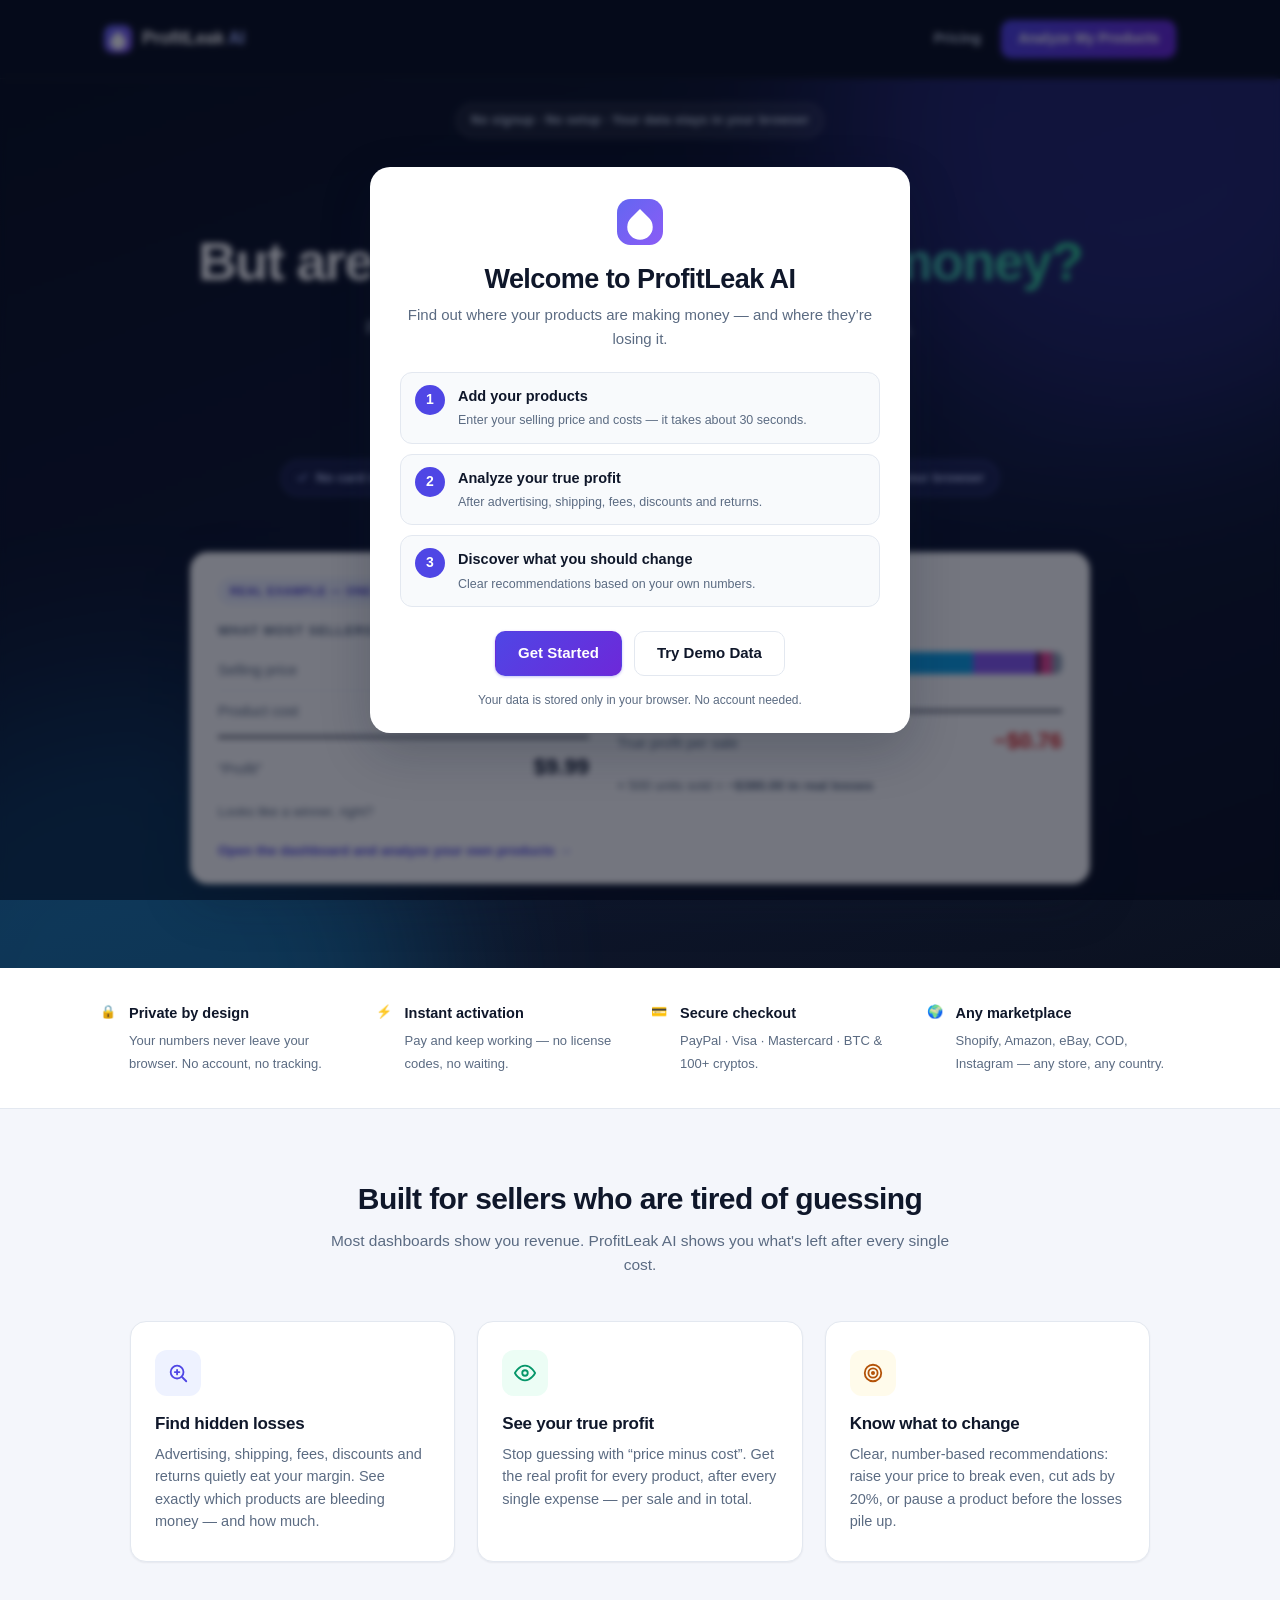
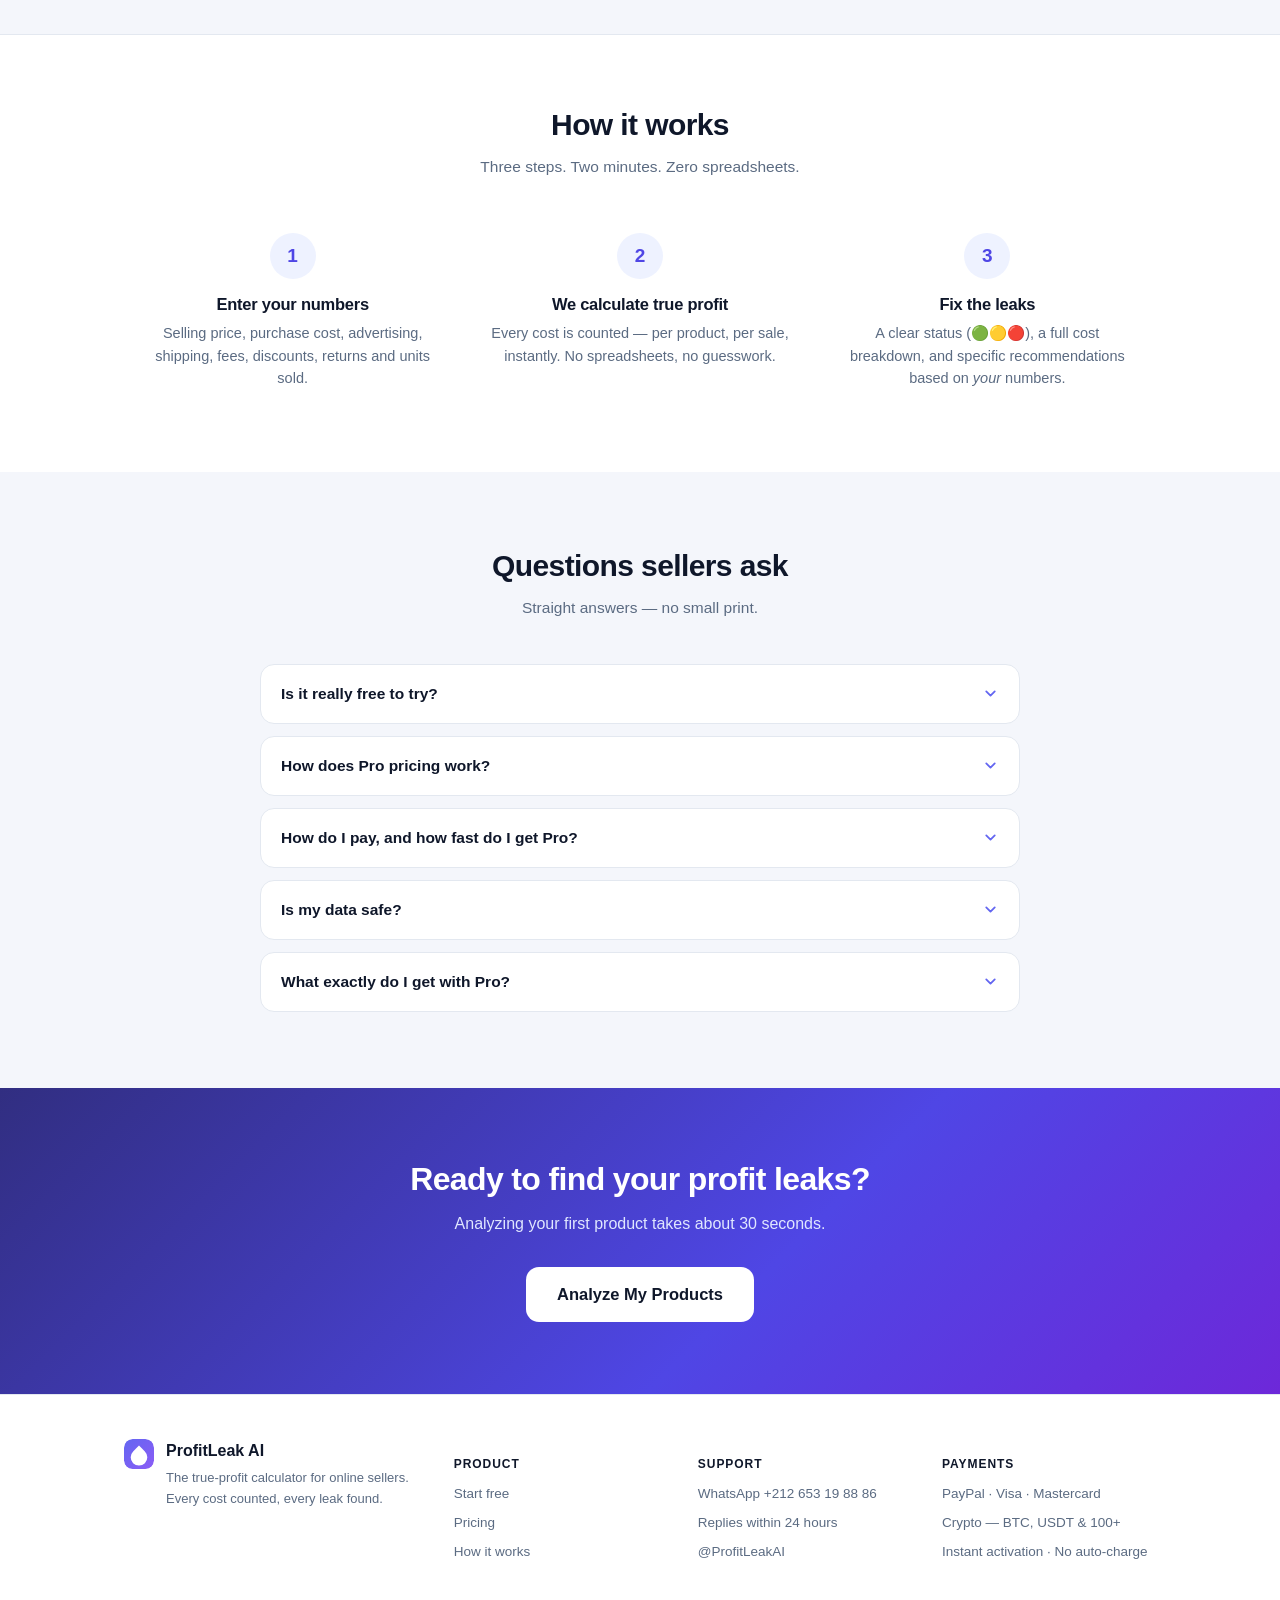
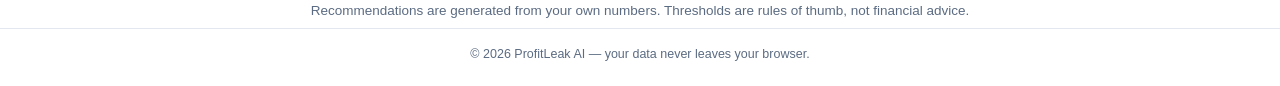
<file: index.html>
<!DOCTYPE html>
<html lang="en">
<head>
<meta charset="UTF-8">
<meta name="viewport" content="width=device-width, initial-scale=1">
<title>ProfitLeak AI — See Your True Product Profit</title>
<meta name="description" content="ProfitLeak AI reveals the hidden costs eating your product profits: advertising, shipping, fees, discounts and returns. See your TRUE profit on every product.">
<link rel="icon" href="data:image/svg+xml,%3Csvg xmlns='http://www.w3.org/2000/svg' viewBox='0 0 24 24'%3E%3Crect width='24' height='24' rx='6' fill='%234f46e5'/%3E%3Cpath d='M12 5l4.9 4.9a6.9 6.9 0 1 1-9.8 0z' fill='%23fff'/%3E%3C/svg%3E">
<link rel="canonical" href="https://profitleakaii.qd.je/">
<meta property="og:type" content="website">
<meta property="og:site_name" content="ProfitLeak AI">
<meta property="og:title" content="ProfitLeak AI — True Profit Calculator for E-commerce Sellers">
<meta property="og:description" content="See your TRUE profit per product. All 6 costs tracked: COGS, ads, shipping, fees, discounts, returns. Instant diagnosis, PDF reports, zero signup.">
<meta property="og:url" content="https://profitleakaii.qd.je/">
<meta property="og:image" content="https://profitleakaii.qd.je/og-cover.png">
<meta name="twitter:card" content="summary_large_image">
<meta name="twitter:title" content="ProfitLeak AI — True Profit Calculator for E-commerce Sellers">
<meta name="twitter:description" content="See your TRUE profit per product. All 6 costs tracked. Instant diagnosis, zero signup.">
<meta name="twitter:image" content="https://profitleakaii.qd.je/og-cover.png">
<script type="application/ld+json">
{
  "@context": "https://schema.org",
  "@type": "WebApplication",
  "name": "ProfitLeak AI",
  "url": "https://profitleakaii.qd.je/",
  "applicationCategory": "BusinessApplication",
  "operatingSystem": "Any (web browser)",
  "description": "True profit calculator for e-commerce sellers. Tracks all 6 costs — product cost, ad spend, shipping, platform fees, discounts and returns — and diagnoses exactly which one is eating your margin.",
  "offers": {
    "@type": "Offer",
    "price": "0",
    "priceCurrency": "USD",
    "description": "Free to try \u2014 one full session with complete diagnosis. Pro: from $3.99/month or $19.99/year \u2014 instant activation, no auto-charge."
  }
}
</script>
<link rel="stylesheet" href="css/styles.css">
</head>
<body>

<!-- Shared SVG gradient definitions for the logo -->
<svg width="0" height="0" style="position:absolute" aria-hidden="true">
  <defs>
    <linearGradient id="plg" x1="0" y1="0" x2="24" y2="24" gradientUnits="userSpaceOnUse">
      <stop offset="0" stop-color="#6366f1"/>
      <stop offset="1" stop-color="#8b5cf6"/>
    </linearGradient>
  </defs>
</svg>

<!-- ================================================================
     LANDING PAGE
================================================================= -->
<div id="view-landing">

  <nav class="landing-nav">
    <div class="landing-nav-inner">
      <a class="brand" href="#/" aria-label="ProfitLeak AI — home">
        <svg class="brand-mark" viewBox="0 0 24 24" width="28" height="28" aria-hidden="true"><rect width="24" height="24" rx="7" fill="url(#plg)"/><path d="M12 5.2l4.7 4.7a6.65 6.65 0 1 1-9.4 0z" fill="#fff"/></svg>
        <span class="brand-name">ProfitLeak&nbsp;<span class="brand-ai">AI</span></span>
      </a>
      <div class="landing-nav-right">
        <a class="landing-nav-link" href="#/pricing">Pricing</a>
        <a class="btn btn-primary" href="#/dashboard">Analyze My Products</a>
      </div>
    </div>
  </nav>

  <header class="hero">
    <div class="hero-glow hero-glow-a" aria-hidden="true"></div>
    <div class="hero-glow hero-glow-b" aria-hidden="true"></div>
    <div class="hero-inner">
      <span class="hero-eyebrow">No signup · No setup · Your data stays in your browser</span>
      <h1>You're making sales.<br>But are you <span class="accent">actually making money?</span></h1>
      <p class="hero-sub">ProfitLeak AI reveals the hidden costs eating your product profits.</p>
      <div class="hero-cta">
        <a class="btn btn-primary btn-xl" href="#/dashboard">
          Analyze My Products
          <svg viewBox="0 0 24 24" width="18" height="18" fill="none" stroke="currentColor" stroke-width="2.4" stroke-linecap="round" stroke-linejoin="round" aria-hidden="true"><path d="M5 12h14M13 6l6 6-6 6"/></svg>
        </a>
      </div>

      <div class="hero-trust" aria-label="Why sellers trust ProfitLeak AI">
        <span class="trust-chip"><svg viewBox="0 0 24 24" width="13" height="13" fill="none" stroke="currentColor" stroke-width="3" stroke-linecap="round" stroke-linejoin="round" aria-hidden="true"><path d="M20 6L9 17l-5-5"/></svg>No card needed</span>
        <span class="trust-chip"><svg viewBox="0 0 24 24" width="13" height="13" fill="none" stroke="currentColor" stroke-width="3" stroke-linecap="round" stroke-linejoin="round" aria-hidden="true"><path d="M20 6L9 17l-5-5"/></svg>First session free</span>
        <span class="trust-chip"><svg viewBox="0 0 24 24" width="13" height="13" fill="none" stroke="currentColor" stroke-width="3" stroke-linecap="round" stroke-linejoin="round" aria-hidden="true"><path d="M20 6L9 17l-5-5"/></svg>Instant activation</span>
        <span class="trust-chip"><svg viewBox="0 0 24 24" width="13" height="13" fill="none" stroke="currentColor" stroke-width="3" stroke-linecap="round" stroke-linejoin="round" aria-hidden="true"><path d="M20 6L9 17l-5-5"/></svg>Data stays in your browser</span>
      </div>

      <!-- Real example, computed live by the app's own engine -->
      <div class="hero-example" id="hero-example"></div>
    </div>
  </header>

  <section class="trust-bar" aria-label="Why sellers trust ProfitLeak AI">
    <div class="trust-bar-inner">
      <div class="trust-item">
        <span class="trust-ico" aria-hidden="true">&#128274;</span>
        <div><strong>Private by design</strong><span>Your numbers never leave your browser. No account, no tracking.</span></div>
      </div>
      <div class="trust-item">
        <span class="trust-ico" aria-hidden="true">&#9889;</span>
        <div><strong>Instant activation</strong><span>Pay and keep working &mdash; no license codes, no waiting.</span></div>
      </div>
      <div class="trust-item">
        <span class="trust-ico" aria-hidden="true">&#128179;</span>
        <div><strong>Secure checkout</strong><span>PayPal &middot; Visa &middot; Mastercard &middot; BTC &amp; 100+ cryptos.</span></div>
      </div>
      <div class="trust-item">
        <span class="trust-ico" aria-hidden="true">&#127757;</span>
        <div><strong>Any marketplace</strong><span>Shopify, Amazon, eBay, COD, Instagram &mdash; any store, any country.</span></div>
      </div>
    </div>
  </section>

  <section class="benefits">
    <div class="section-head">
      <h2>Built for sellers who are tired of guessing</h2>
      <p>Most dashboards show you revenue. ProfitLeak AI shows you what's left after every single cost.</p>
    </div>
    <div class="benefits-grid">

      <div class="benefit-card">
        <div class="benefit-icon benefit-icon-indigo">
          <svg viewBox="0 0 24 24" width="22" height="22" fill="none" stroke="currentColor" stroke-width="2" stroke-linecap="round" stroke-linejoin="round" aria-hidden="true"><circle cx="11" cy="11" r="7"/><path d="M21 21l-4.35-4.35"/><path d="M8.5 11h5M11 8.5v5"/></svg>
        </div>
        <h3>Find hidden losses</h3>
        <p>Advertising, shipping, fees, discounts and returns quietly eat your margin. See exactly which products are bleeding money — and how much.</p>
      </div>

      <div class="benefit-card">
        <div class="benefit-icon benefit-icon-emerald">
          <svg viewBox="0 0 24 24" width="22" height="22" fill="none" stroke="currentColor" stroke-width="2" stroke-linecap="round" stroke-linejoin="round" aria-hidden="true"><path d="M1 12s4-8 11-8 11 8 11 8-4 8-11 8-11-8-11-8z"/><circle cx="12" cy="12" r="3"/></svg>
        </div>
        <h3>See your true profit</h3>
        <p>Stop guessing with “price minus cost”. Get the real profit for every product, after every single expense — per sale and in total.</p>
      </div>

      <div class="benefit-card">
        <div class="benefit-icon benefit-icon-amber">
          <svg viewBox="0 0 24 24" width="22" height="22" fill="none" stroke="currentColor" stroke-width="2" stroke-linecap="round" stroke-linejoin="round" aria-hidden="true"><circle cx="12" cy="12" r="9"/><circle cx="12" cy="12" r="5"/><circle cx="12" cy="12" r="1.2" fill="currentColor"/></svg>
        </div>
        <h3>Know what to change</h3>
        <p>Clear, number-based recommendations: raise your price to break even, cut ads by 20%, or pause a product before the losses pile up.</p>
      </div>

    </div>
  </section>

  <section class="how">
    <div class="section-head">
      <h2>How it works</h2>
      <p>Three steps. Two minutes. Zero spreadsheets.</p>
    </div>
    <div class="how-grid">
      <div class="step">
        <div class="step-num">1</div>
        <h3>Enter your numbers</h3>
        <p>Selling price, purchase cost, advertising, shipping, fees, discounts, returns and units sold.</p>
      </div>
      <div class="step">
        <div class="step-num">2</div>
        <h3>We calculate true profit</h3>
        <p>Every cost is counted — per product, per sale, instantly. No spreadsheets, no guesswork.</p>
      </div>
      <div class="step">
        <div class="step-num">3</div>
        <h3>Fix the leaks</h3>
        <p>A clear status (🟢🟡🔴), a full cost breakdown, and specific recommendations based on <em>your</em> numbers.</p>
      </div>
    </div>
  </section>

  <section class="faq">
    <div class="section-head">
      <h2>Questions sellers ask</h2>
      <p>Straight answers &mdash; no small print.</p>
    </div>
    <div class="faq-list">
      <details class="faq-item">
        <summary>Is it really free to try?<svg class="faq-chev" viewBox="0 0 24 24" width="17" height="17" fill="none" stroke="currentColor" stroke-width="2.5" stroke-linecap="round" stroke-linejoin="round" aria-hidden="true"><path d="M6 9l6 6 6-6"/></svg></summary>
        <div class="faq-a"><p>Yes. Your first session is completely free and fully functional &mdash; add up to 3 products, see your true profit and get your full diagnosis. No card, no signup.</p></div>
      </details>
      <details class="faq-item">
        <summary>How does Pro pricing work?<svg class="faq-chev" viewBox="0 0 24 24" width="17" height="17" fill="none" stroke="currentColor" stroke-width="2.5" stroke-linecap="round" stroke-linejoin="round" aria-hidden="true"><path d="M6 9l6 6 6-6"/></svg></summary>
        <div class="faq-a"><p>Pro is $3.99/month or $19.99/year (two months free). You pay once per period &mdash; there is no automatic charge. To cancel, simply don&rsquo;t renew.</p></div>
      </details>
      <details class="faq-item">
        <summary>How do I pay, and how fast do I get Pro?<svg class="faq-chev" viewBox="0 0 24 24" width="17" height="17" fill="none" stroke="currentColor" stroke-width="2.5" stroke-linecap="round" stroke-linejoin="round" aria-hidden="true"><path d="M6 9l6 6 6-6"/></svg></summary>
        <div class="faq-a"><p>Right here on the site: PayPal, Visa/Mastercard (via PayPal &mdash; no PayPal account needed) or crypto (BTC, USDT, ETH &amp; 100+). Pro activates in your browser the second your payment completes &mdash; no codes to paste, nothing to wait for.</p></div>
      </details>
      <details class="faq-item">
        <summary>Is my data safe?<svg class="faq-chev" viewBox="0 0 24 24" width="17" height="17" fill="none" stroke="currentColor" stroke-width="2.5" stroke-linecap="round" stroke-linejoin="round" aria-hidden="true"><path d="M6 9l6 6 6-6"/></svg></summary>
        <div class="faq-a"><p>Your products and numbers are stored only in your own browser &mdash; never on our servers. There is no account to hack and nothing to leak.</p></div>
      </details>
      <details class="faq-item">
        <summary>What exactly do I get with Pro?<svg class="faq-chev" viewBox="0 0 24 24" width="17" height="17" fill="none" stroke="currentColor" stroke-width="2.5" stroke-linecap="round" stroke-linejoin="round" aria-hidden="true"><path d="M6 9l6 6 6-6"/></svg></summary>
        <div class="faq-a"><p>Unlimited products, the What-If Simulator (test any change safely), cost ranking, profit goal planner, advanced recommendations, PDF report export and CSV import/export &mdash; plus priority support.</p></div>
      </details>
    </div>
  </section>

  <section class="cta-band">
    <h2>Ready to find your profit leaks?</h2>
    <p>Analyzing your first product takes about 30 seconds.</p>
    <a class="btn btn-light btn-xl" href="#/dashboard">Analyze My Products</a>
  </section>

  <footer class="site-footer">
    <div class="footer-grid">
      <div class="footer-brand">
        <svg class="brand-mark" viewBox="0 0 24 24" width="30" height="30" aria-hidden="true"><rect width="24" height="24" rx="7" fill="url(#plg)"/><path d="M12 5.2l4.7 4.7a6.65 6.65 0 1 1-9.4 0z" fill="#fff"/></svg>
        <div>
          <strong>ProfitLeak&nbsp;AI</strong>
          <p>The true-profit calculator for online sellers. Every cost counted, every leak found.</p>
        </div>
      </div>
      <div class="footer-col">
        <h4>Product</h4>
        <a href="#/dashboard">Start free</a>
        <a href="#/pricing">Pricing</a>
        <a href="#/">How it works</a>
      </div>
      <div class="footer-col">
        <h4>Support</h4>
        <a href="https://wa.me/212653198886" target="_blank" rel="noopener">WhatsApp +212 653 19 88 86</a>
        <span>Replies within 24 hours</span>
        <span>@ProfitLeakAI</span>
      </div>
      <div class="footer-col">
        <h4>Payments</h4>
        <span>PayPal &middot; Visa &middot; Mastercard</span>
        <span>Crypto &mdash; BTC, USDT &amp; 100+</span>
        <span>Instant activation &middot; No auto-charge</span>
      </div>
    </div>
    <p class="muted">Recommendations are generated from your own numbers. Thresholds are rules of thumb, not financial advice.</p>
    <p class="footer-copy">&copy; 2026 ProfitLeak AI &mdash; your data never leaves your browser.</p>
  </footer>
</div>

<!-- ================================================================
     APP SHELL (dashboard · add/edit product · product analysis)
================================================================= -->
<div id="view-app" hidden>

  <header class="topbar">
    <div class="topbar-inner">
      <a class="brand" href="#/" aria-label="ProfitLeak AI — home">
        <svg class="brand-mark" viewBox="0 0 24 24" width="26" height="26" aria-hidden="true"><rect width="24" height="24" rx="7" fill="url(#plg)"/><path d="M12 5.2l4.7 4.7a6.65 6.65 0 1 1-9.4 0z" fill="#fff"/></svg>
        <span class="brand-name">ProfitLeak&nbsp;<span class="brand-ai">AI</span></span>
      </a>
      <nav class="topbar-nav" aria-label="Main">
        <a class="nav-link" href="#/dashboard" data-nav="dashboard">Dashboard</a>
        <a class="nav-link" href="#/orders" data-nav="orders">Orders</a>
        <a class="nav-link" href="#/pricing" data-nav="pricing">Pricing</a>
        <a class="btn btn-primary btn-sm" href="#/add">
          <svg viewBox="0 0 24 24" width="14" height="14" fill="none" stroke="currentColor" stroke-width="3" stroke-linecap="round" aria-hidden="true"><path d="M12 5v14M5 12h14"/></svg>
          Add Product
        </a>
        <span id="plan-nav"></span>
      </nav>
    </div>
  </header>

  <div class="storage-banner" id="storage-banner" hidden>
    ℹ️ <strong>Preview mode:</strong> changes won't be saved in this embedded preview. Open the <em>live preview</em> link or download the app file — then everything saves automatically in your browser.
  </div>

  <main class="app-main">

    <!-- ============ DASHBOARD ============ -->
    <section id="page-dashboard" class="page" hidden>
      <div class="page-head">
        <div>
          <h1>Dashboard</h1>
          <p class="page-sub">Your true profitability — after advertising, shipping, fees, discounts and returns.</p>
        </div>
        <div class="page-actions">
          <a class="btn btn-ghost" href="#/report">
            <svg viewBox="0 0 24 24" width="15" height="15" fill="none" stroke="currentColor" stroke-width="2" stroke-linecap="round" stroke-linejoin="round" aria-hidden="true"><path d="M14 2H6a2 2 0 0 0-2 2v16a2 2 0 0 0 2 2h12a2 2 0 0 0 2-2V8z"/><path d="M14 2v6h6"/><path d="M9 15l2 2 4-4"/></svg>
            Generate Report
          </a>
          <a class="btn btn-primary" href="#/add">
            <svg viewBox="0 0 24 24" width="15" height="15" fill="none" stroke="currentColor" stroke-width="3" stroke-linecap="round" aria-hidden="true"><path d="M12 5v14M5 12h14"/></svg>
            Add Product
          </a>
        </div>
      </div>

      <div id="plan-banner"></div>
      <div class="kpi-grid" id="kpi-grid"></div>
      <div class="alerts" id="alerts"></div>

      <div class="charts-grid">
        <div class="card chart-card">
          <h2 class="card-title">True profit by product</h2>
          <p class="card-sub">Green bars make money · red bars lose it. Click a bar for the full analysis.</p>
          <div id="chart-profit"></div>
        </div>
        <div class="card chart-card">
          <h2 class="card-title">Where your money goes</h2>
          <p class="card-sub">All costs across your products, combined.</p>
          <div id="chart-costs"></div>
        </div>
      </div>

      <div class="card table-card">
        <div class="table-head">
          <div>
            <h2 class="card-title">Your products</h2>
            <p class="card-sub">Click a column to sort · click a row for the full analysis.</p>
          </div>
          <div class="table-tools">
            <button class="btn btn-ghost btn-sm" type="button" data-action="export-csv" title="Pro feature \u2014 upgrade to unlock">Export CSV \uD83D\uDD12</button>
            <button class="btn btn-ghost btn-sm" type="button" data-action="import-csv" title="Pro feature \u2014 upgrade to unlock">Import CSV \uD83D\uDD12</button>
            <button class="btn btn-ghost btn-sm" type="button" data-action="csv-template" title="Pro feature \u2014 upgrade to unlock">CSV template \uD83D\uDD12</button>
            <button class="btn btn-ghost btn-sm" type="button" data-action="load-samples">Try Demo Data</button>
            <button class="btn btn-ghost btn-sm" type="button" data-action="clear-demo" id="btn-clear-demo" hidden>Clear Demo Data</button>
            <button class="btn btn-ghost btn-sm danger-text" type="button" data-action="clear-all">Clear all</button>
            <input type="file" id="csv-file" accept=".csv,text/csv" hidden>
          </div>
        </div>
        <div class="table-filters" id="table-filters"></div>
        <div class="table-responsive" id="table-wrap"></div>
      </div>
    </section>

    <!-- ============ ADD / EDIT PRODUCT ============ -->
    <section id="page-form" class="page" hidden>
      <div class="page-head">
        <div>
          <h1 id="form-title">Add product</h1>
          <p class="page-sub" id="form-subtitle">Enter your product's numbers. Fields marked “per sale” are the cost for one single order.</p>
        </div>
        <div class="page-actions">
          <a class="btn btn-ghost" href="#/dashboard">← Back to dashboard</a>
        </div>
      </div>

      <div id="form-upsell" class="card upsell-card" hidden></div>

      <div class="form-layout">
        <form id="product-form" class="card form-card" novalidate autocomplete="off">
          <div class="form-grid">

            <div class="field field-full" data-field="name">
              <label for="f-name">Product name <span class="req" aria-hidden="true">*</span></label>
              <input id="f-name" name="name" type="text" maxlength="60" placeholder="e.g. Wireless Earbuds Pro">
              <p class="field-hint">A clear name so you recognize it later.</p>
              <p class="field-error" data-error="name" role="alert"></p>
            </div>

            <div class="field" data-field="sellingPrice">
              <label for="f-price">Selling price <span class="per">$ / unit</span></label>
              <input id="f-price" name="sellingPrice" type="number" min="0.01" step="any" inputmode="decimal" placeholder="49.99">
              <p class="field-hint">What the customer pays for one unit, before discounts.</p>
              <p class="field-error" data-error="sellingPrice" role="alert"></p>
            </div>

            <div class="field" data-field="unitsSold">
              <label for="f-units">Units sold <span class="per">count</span></label>
              <input id="f-units" name="unitsSold" type="number" min="1" step="1" inputmode="numeric" placeholder="100">
              <p class="field-hint">How many you sold in your chosen period (e.g. last 30 days).</p>
              <p class="field-error" data-error="unitsSold" role="alert"></p>
            </div>

            <div class="field" data-field="purchaseCost">
              <label for="f-purchase">Purchase cost <span class="per">$ / unit</span></label>
              <input id="f-purchase" name="purchaseCost" type="number" min="0" step="any" inputmode="decimal" placeholder="0.00">
              <p class="field-hint">What you pay your supplier for one unit.</p>
              <p class="field-error" data-error="purchaseCost" role="alert"></p>
            </div>

            <div class="field" data-field="adCostPerSale">
              <label for="f-ad">Advertising cost <span class="per">$ / sale</span></label>
              <input id="f-ad" name="adCostPerSale" type="number" min="0" step="any" inputmode="decimal" placeholder="0.00">
              <p class="field-hint">Total ad spend ÷ number of sales. Enter 0 if none.</p>
              <p class="field-error" data-error="adCostPerSale" role="alert"></p>
            </div>

            <div class="field" data-field="shippingCost">
              <label for="f-ship">Shipping cost <span class="per">$ / sale</span></label>
              <input id="f-ship" name="shippingCost" type="number" min="0" step="any" inputmode="decimal" placeholder="0.00">
              <p class="field-hint">What one order costs <em>you</em> to ship (not the customer).</p>
              <p class="field-error" data-error="shippingCost" role="alert"></p>
            </div>

            <div class="field" data-field="platformFees">
              <label for="f-fees">Platform / payment fees <span class="per">$ / sale</span></label>
              <input id="f-fees" name="platformFees" type="number" min="0" step="any" inputmode="decimal" placeholder="0.00">
              <p class="field-hint">Marketplace or payment-processor fee per order.</p>
              <p class="field-error" data-error="platformFees" role="alert"></p>
            </div>

            <div class="field" data-field="discountPerSale">
              <label for="f-discount">Discount <span class="per">$ / sale</span></label>
              <input id="f-discount" name="discountPerSale" type="number" min="0" step="any" inputmode="decimal" placeholder="0.00">
              <p class="field-hint">Average discount given per order (coupons, sales). Enter 0 if none.</p>
              <p class="field-error" data-error="discountPerSale" role="alert"></p>
            </div>

            <div class="field" data-field="returnCostPerSale">
              <label for="f-returns">Return / refund cost <span class="per">$ / sale</span></label>
              <input id="f-returns" name="returnCostPerSale" type="number" min="0" step="any" inputmode="decimal" placeholder="0.00">
              <p class="field-hint">Refunds and return shipping you absorb, per order on average.</p>
              <p class="field-error" data-error="returnCostPerSale" role="alert"></p>
            </div>

          </div>

          <div class="form-actions">
            <button type="submit" class="btn btn-primary btn-lg" id="form-submit">Save product</button>
            <a class="btn btn-ghost" href="#/dashboard">Cancel</a>
          </div>
          <p class="form-note">💡 Tip: use numbers from the same period — for example, the last 30 days — so your totals match.</p>
        </form>

        <aside class="live-preview card" id="live-preview" aria-live="polite">
          <div class="lp-head">
            <span class="pulse-dot" aria-hidden="true"></span>
            <h2>Live calculation</h2>
          </div>
          <p class="lp-hint">Updates as you type.</p>
          <div class="lp-rows" id="lp-rows"></div>
          <div class="lp-status" id="lp-status"></div>
        </aside>
      </div>
    </section>

    <!-- ============ PRODUCT ANALYSIS ============ -->
    <section id="page-analysis" class="page" hidden>
      <div id="analysis-head"></div>
      <div class="analysis-stats" id="analysis-stats"></div>
      <div id="diagnosis-section"></div>
      <div class="analysis-grid">
        <div class="card">
          <h2 class="card-title">The numbers</h2>
          <div class="table-responsive" id="analysis-numbers"></div>
        </div>
        <div class="card">
          <h2 class="card-title">What's inside one sale</h2>
          <p class="card-sub">Your selling price, taken apart piece by piece.</p>
          <div id="analysis-bar"></div>
        </div>
      </div>
      <div class="analysis-grid-2">
        <div class="card">
          <h2 class="card-title">Where are you losing money?</h2>
          <div class="findings" id="analysis-issues"></div>
        </div>
        <div class="card">
          <h2 class="card-title">What should you change?</h2>
          <ol class="recs" id="analysis-recs"></ol>
        </div>
      </div>
    </section>

    <!-- ============ WHATSAPP ORDERS (Pro) ============ -->
    <section id="page-orders" class="page" hidden>
      <div class="page-head">
        <h1>WhatsApp Orders</h1>
        <p class="page-sub">Sales from your WhatsApp order links appear here automatically \u2014 with every order\u2019s true profit.</p>
      </div>
      <div id="orders-body"></div>
    </section>

    <!-- ============ PRICING ============ -->
    <section id="page-pricing" class="page" hidden>
      <div class="page-head">
        <div>
          <h1>Simple pricing</h1>
          <p class="page-sub">First session free. Upgrade when you&rsquo;re serious about profit.</p>
        </div>
        <div class="page-actions">
          <a class="btn btn-ghost" href="#/dashboard">&#8592; Back to dashboard</a>
        </div>
      </div>
      <div id="pricing-body"></div>
    </section>

    <!-- ============ PROFIT REPORT ============ -->
    <section id="page-report" class="page" hidden>
      <div class="report-toolbar">
        <a class="btn btn-ghost" href="#/dashboard">&#8592; Back to dashboard</a>
        <div class="report-toolbar-right">
          <span class="report-hint">Pro &mdash; opens the print dialog, choose &ldquo;Save as PDF&rdquo; to download</span>
          <button class="btn btn-primary" id="report-print" type="button">
            <svg viewBox="0 0 24 24" width="15" height="15" fill="none" stroke="currentColor" stroke-width="2" stroke-linecap="round" stroke-linejoin="round" aria-hidden="true"><path d="M21 15v4a2 2 0 0 1-2 2H5a2 2 0 0 1-2-2v-4"/><path d="M7 10V4a2 2 0 0 1 2-2h6a2 2 0 0 1 2 2v6"/><path d="M7 15h10v6H7z"/></svg>
            Download Report &#128274;
          </button>
        </div>
      </div>
      <div id="report-body"></div>
    </section>

  </main>
</div>

<!-- ================================================================
     CONFIRM DIALOG + TOASTS
================================================================= -->
<div class="modal-overlay" id="modal-overlay" hidden>
  <div class="modal" role="dialog" aria-modal="true" aria-labelledby="modal-title">
    <h3 class="modal-title" id="modal-title"></h3>
    <p class="modal-message" id="modal-message"></p>
    <div class="modal-actions">
      <button class="btn btn-ghost" id="modal-cancel" type="button">Cancel</button>
      <button class="btn btn-primary" id="modal-confirm" type="button">Confirm</button>
    </div>
  </div>
</div>

<div class="modal-overlay" id="import-overlay" hidden>
  <div class="modal import-modal" role="dialog" aria-modal="true" aria-labelledby="import-title">
    <h3 class="modal-title" id="import-title">Import products from CSV</h3>
    <div class="import-summary" id="import-summary"></div>
    <div class="import-body" id="import-body"></div>
    <div class="modal-actions">
      <button class="btn btn-ghost" id="import-cancel" type="button">Cancel</button>
      <button class="btn btn-primary" id="import-confirm" type="button">Import Products</button>
    </div>
  </div>
</div>

<div class="modal-overlay welcome-overlay" id="welcome-overlay" hidden>
  <div class="welcome-card" role="dialog" aria-modal="true" aria-labelledby="welcome-title">
    <svg class="welcome-logo" viewBox="0 0 24 24" width="46" height="46" aria-hidden="true"><rect width="24" height="24" rx="7" fill="url(#plg)"/><path d="M12 5.2l4.7 4.7a6.65 6.65 0 1 1-9.4 0z" fill="#fff"/></svg>
    <h2 id="welcome-title">Welcome to ProfitLeak AI</h2>
    <p class="welcome-sub">Find out where your products are making money &mdash; and where they&rsquo;re losing it.</p>
    <ol class="welcome-steps">
      <li>
        <span class="ws-num">1</span>
        <div><strong>Add your products</strong><span>Enter your selling price and costs &mdash; it takes about 30 seconds.</span></div>
      </li>
      <li>
        <span class="ws-num">2</span>
        <div><strong>Analyze your true profit</strong><span>After advertising, shipping, fees, discounts and returns.</span></div>
      </li>
      <li>
        <span class="ws-num">3</span>
        <div><strong>Discover what you should change</strong><span>Clear recommendations based on your own numbers.</span></div>
      </li>
    </ol>
    <div class="welcome-actions">
      <button class="btn btn-primary btn-lg" id="welcome-start" type="button">Get Started</button>
      <button class="btn btn-ghost btn-lg" id="welcome-demo" type="button">Try Demo Data</button>
    </div>
    <p class="welcome-note">Your data is stored only in your browser. No account needed.</p>
  </div>
</div>

<!-- ============ FREE TRIAL ENDED — LICENSE PAYWALL (v1.9) ============ -->
<!-- ============ PUBLIC ORDER / STORE PAGES (no app chrome) ============ -->
<div id="view-public" hidden>
  <div id="public-body"></div>
</div>

<div class="trial-overlay" id="trial-overlay" hidden role="dialog" aria-modal="true" aria-labelledby="trial-title">
  <div class="trial-card">
    <div class="trial-icon" aria-hidden="true">&#128274;</div>
    <h2 id="trial-title">Your free session has ended</h2>
    <p class="trial-text" id="trial-text"></p>
    <div class="trial-actions">
      <a class="btn btn-gold btn-lg" id="trial-buy" href="#" target="_blank" rel="noopener">Go Pro &mdash; $19.99 / year</a>
      <div class="pay-opts">
        <a id="trial-paypal" href="#" target="_blank" rel="noopener">Or monthly &mdash; $3.99</a>
        <a id="trial-crypto" href="#" target="_blank" rel="noopener">Crypto &mdash; BTC, USDT &amp; 100+</a>
      </div>
    </div>
    <p class="trial-note">Instant activation after payment &middot; No license codes &middot; No auto-charge &mdash; cancel by not renewing</p>
    <div class="trial-license">
      <div class="license-title">Already bought? Activate your license</div>
      <div class="license-row">
        <input id="trial-license-input" type="text" placeholder="Paste the license key from your purchase email" aria-label="License key" autocomplete="off">
        <button class="btn btn-primary btn-sm" type="button" id="trial-activate-btn">Activate</button>
      </div>
      <div class="license-error" id="trial-license-error" hidden></div>
    </div>
    <div class="trial-email">
      <div class="license-title">Not ready to buy? Get <b>2 more free sessions</b></div>
      <div class="license-row">
        <input id="trial-email-input" type="email" placeholder="Your email &mdash; we&rsquo;ll send profit tips" aria-label="Email address" autocomplete="off">
        <button class="btn btn-primary btn-sm" type="button" id="trial-email-btn">Send</button>
      </div>
      <div class="license-error" id="trial-email-error" hidden></div>
    </div>
    <p class="trial-safe">Your data stays in this browser &mdash; everything will be waiting for you right after activation.</p>
  </div>
</div>

<form name="email-signup" netlify netlify-honeypot="bot-field" hidden aria-hidden="true">
  <input type="text" name="email" />
  <input type="text" name="bot-field" tabindex="-1" autocomplete="off" />
</form>

<div class="toast-container" id="toast-container" aria-live="polite"></div>

<script src="js/data.js"></script>
<script src="js/calc.js"></script>
<script src="js/charts.js"></script>
<script src="js/report.js"></script>
<script src="js/license.js"></script>
<script src="js/app.js"></script>
</body>
</html>
</file>
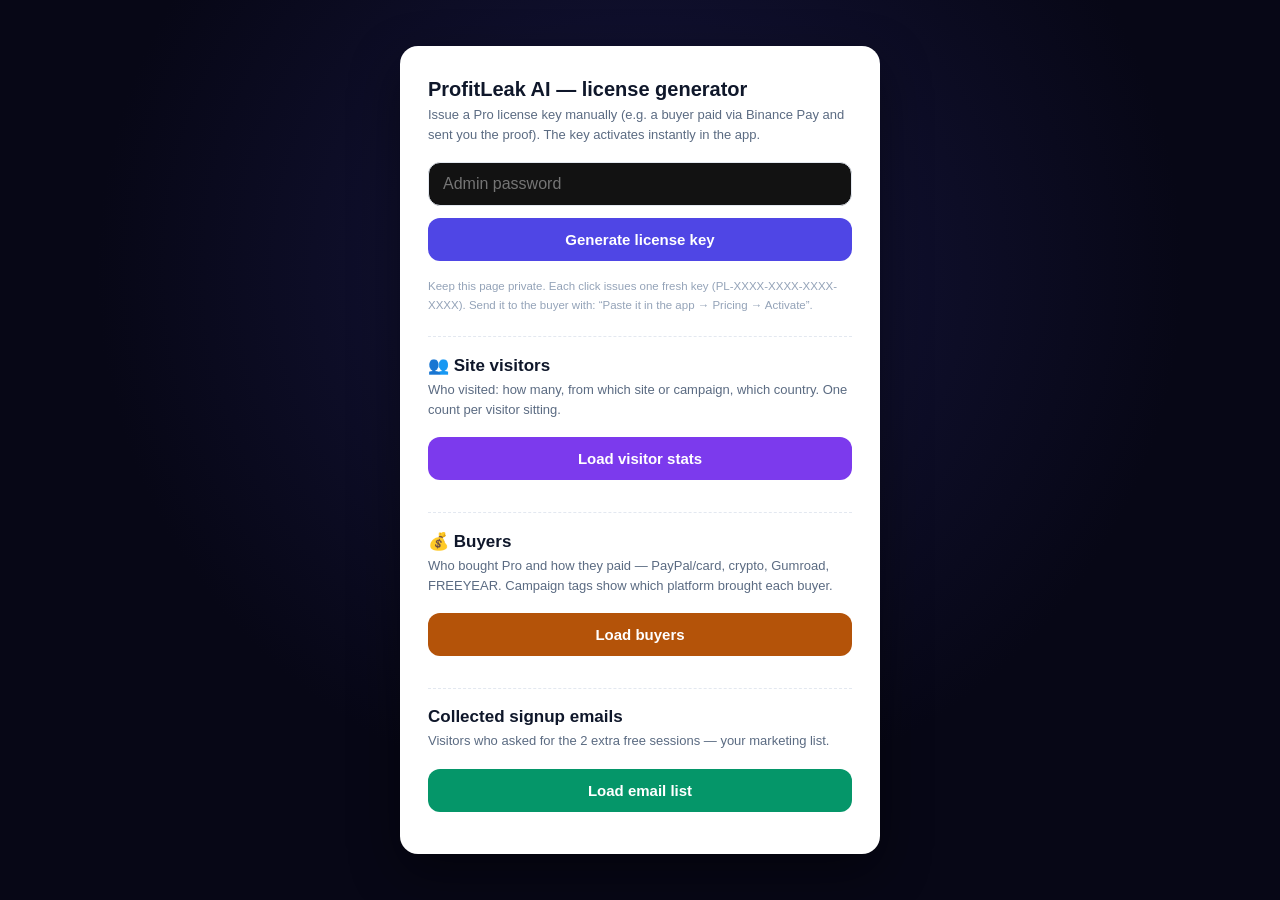
<file: admin.html>
<!doctype html>
<html lang="en">
<head>
<meta charset="utf-8">
<meta name="viewport" content="width=device-width,initial-scale=1">
<meta name="robots" content="noindex,nofollow">
<title>ProfitLeak AI — Admin</title>
<style>
  :root { color-scheme: dark; }
  * { box-sizing: border-box; margin: 0; }
  body { min-height: 100vh; display: flex; align-items: center; justify-content: center;
    padding: 24px; font-family: -apple-system, BlinkMacSystemFont, 'Segoe UI', Roboto, sans-serif;
    background: radial-gradient(ellipse at 50% 30%, #16163e 0%, #070716 60%); color: #fff; }
  .card { width: 100%; max-width: 480px; background: #fff; color: #0f172a;
    border-radius: 18px; padding: 32px 28px; box-shadow: 0 18px 50px rgba(0,0,0,.45); }
  h1 { font-size: 20px; margin-bottom: 4px; }
  .sub { font-size: 13px; color: #5b6b82; margin-bottom: 18px; line-height: 1.5; }
  input { width: 100%; padding: 12px 14px; font-size: 16px; border: 1.5px solid #e3e8f0;
    border-radius: 12px; margin-bottom: 12px; }
  input:focus { outline: none; border-color: #4f46e5; box-shadow: 0 0 0 3px #e0e7ff; }
  button { width: 100%; padding: 13px; border: 0; border-radius: 12px; background: #4f46e5;
    color: #fff; font-size: 15px; font-weight: 700; cursor: pointer; }
  button:disabled { opacity: .6; cursor: wait; }
  .key { display: none; font: 700 19px ui-monospace, Menlo, monospace; background: #ecfdf5;
    color: #065f46; border: 2px dashed #059669; border-radius: 12px; padding: 14px 10px;
    margin-top: 14px; text-align: center; word-break: break-all; }
  .err { display: none; font-size: 13px; color: #dc2626; margin-top: 10px; text-align: center; }
  .hint { font-size: 11.5px; color: #94a3b8; margin-top: 16px; line-height: 1.6; }
  .stats { font: 13px ui-monospace, Menlo, monospace; }
  .stats b { font-size: 20px; }
  .bignum { display: inline-block; margin: 4px 10px 4px 0; }
  .tagrow { margin-top: 8px; }
  .tag { display: inline-block; background: #eef2ff; color: #3730a3; border-radius: 999px;
    padding: 3px 10px; margin: 2px 4px 2px 0; font-size: 12px; font-weight: 700; }
  .note2 { font-size: 11.5px; color: #94a3b8; margin-top: 10px; line-height: 1.6; }
</style>
</head>
<body>
<div class="card">
  <h1>ProfitLeak AI — license generator</h1>
  <p class="sub">Issue a Pro license key manually (e.g. a buyer paid via Binance Pay and sent you the proof). The key activates instantly in the app.</p>
  <input id="pw" type="password" placeholder="Admin password" autocomplete="off">
  <button id="go">Generate license key</button>
  <div class="key" id="key"></div>
  <div class="err" id="err"></div>
  <p class="hint">Keep this page private. Each click issues one fresh key (PL-XXXX-XXXX-XXXX-XXXX). Send it to the buyer with: “Paste it in the app → Pricing → Activate”.</p>
  <hr style="border:none;border-top:1.5px dashed #e3e8f0;margin:22px 0 18px;">
  <h1 style="font-size:17px;">👥 Site visitors</h1>
  <p class="sub">Who visited: how many, from which site or campaign, which country. One count per visitor sitting.</p>
  <button id="visits" style="background:#7c3aed;margin-bottom:10px;">Load visitor stats</button>
  <div id="visitstats" class="stats" style="display:none;background:#f8fafc;border:1.5px solid #e3e8f0;border-radius:12px;padding:14px;max-height:260px;overflow:auto;text-align:left;"></div>
  <div class="err" id="visiterr"></div>
  <hr style="border:none;border-top:1.5px dashed #e3e8f0;margin:22px 0 18px;">
  <h1 style="font-size:17px;">💰 Buyers</h1>
  <p class="sub">Who bought Pro and how they paid — PayPal/card, crypto, Gumroad, FREEYEAR. Campaign tags show which platform brought each buyer.</p>
  <button id="buys" style="background:#b45309;margin-bottom:10px;">Load buyers</button>
  <div id="buystats" class="stats" style="display:none;background:#f8fafc;border:1.5px solid #e3e8f0;border-radius:12px;padding:14px;max-height:300px;overflow:auto;text-align:left;"></div>
  <div class="err" id="buyerr"></div>
  <hr style="border:none;border-top:1.5px dashed #e3e8f0;margin:22px 0 18px;">
  <h1 style="font-size:17px;">Collected signup emails</h1>
  <p class="sub">Visitors who asked for the 2 extra free sessions — your marketing list.</p>
  <button id="mails" style="background:#059669;margin-bottom:10px;">Load email list</button>
  <div id="maillist" style="display:none;font:12.5px ui-monospace,Menlo,monospace;background:#f8fafc;border:1.5px solid #e3e8f0;border-radius:12px;padding:12px;max-height:220px;overflow:auto;text-align:left;word-break:break-all;"></div>
  <div class="err" id="mailerr"></div>
</div>
<script>
const API = 'https://profitleak.netlify.app/.netlify/functions';
const $ = s => document.querySelector(s);
const esc = s => String(s).replace(/[&<>"]/g, c => ({'&':'&amp;','<':'&lt;','>':'&gt;','"':'&quot;'}[c]));
$('#go').addEventListener('click', async () => {
  $('#go').disabled = true; $('#go').textContent = 'Generating…';
  $('#key').style.display = 'none'; $('#err').style.display = 'none';
  try {
    const r = await fetch(API + '/admin-keys', {
      method: 'POST', headers: { 'Content-Type': 'application/json' },
      body: JSON.stringify({ password: $('#pw').value })
    });
    const d = await r.json();
    if (d.success) {
      $('#key').textContent = d.key; $('#key').style.display = 'block';
      navigator.clipboard && navigator.clipboard.writeText(d.key);
    } else {
      $('#err').textContent = d.reason === 'wrong password' ? 'Wrong password.' : 'Failed: ' + (d.reason || r.status);
      $('#err').style.display = 'block';
    }
  } catch (e) {
    $('#err').textContent = 'Network error — try again.'; $('#err').style.display = 'block';
  }
  $('#go').disabled = false; $('#go').textContent = 'Generate license key';
});
$('#pw').addEventListener('keydown', e => { if (e.key === 'Enter') $('#go').click(); });

/* ---- visitor stats: first-party API → live-counter fallback ---- */
const abacusGet = async k => {
  try { const r = await fetch('https://abacus.jasoncameron.dev/get/profitleak/' + k); if (!r.ok) return 0; const d = await r.json(); return d.value || 0; }
  catch (e) { return 0; }
};
$('#visits').addEventListener('click', async () => {
  $('#visitstats').style.display = 'none'; $('#visiterr').style.display = 'none';
  $('#visits').disabled = true; $('#visits').textContent = 'Loading…';
  let html = '';
  try {
    const r = await fetch(API + '/admin-visits', {
      method: 'POST', headers: { 'Content-Type': 'application/json' },
      body: JSON.stringify({ password: $('#pw').value })
    });
    if (!r.ok) throw new Error('not deployed');
    const d = await r.json();
    if (!d.success) { $('#visiterr').textContent = 'Wrong password.'; $('#visiterr').style.display = 'block'; }
    else {
      const s = d.stats;
      const tags = arr => arr.map(x => '<span class="tag">' + esc(x.k) + ' × ' + x.n + '</span>').join('') || '<span class="note2">(none yet)</span>';
      const recent = s.recent.slice(0, 12).map(v =>
        '· ' + esc(String(v.t || '').slice(0, 16)).replace('T', ' ') + ' — ' +
        esc(v.ref ? v.ref.replace(/^https?:\/\//, '').slice(0, 34) : '(direct)') +
        (v.cc ? ' [' + esc(v.cc) + ']' : '') +
        (v.s ? ' {' + esc(v.s) + '}' : '')).join('<br>');
      html = '<span class="bignum"><b>' + s.total + '</b> total</span>' +
             '<span class="bignum"><b style="color:#059669">' + s.today + '</b> today</span>' +
             '<span class="bignum"><b>' + s.last7 + '</b> last 7 days</span>' +
             '<div class="tagrow"><b>From:</b> ' + tags(s.topReferrers) + '</div>' +
             '<div class="tagrow"><b>Countries:</b> ' + tags(s.countries) + '</div>' +
             '<div class="tagrow" style="margin-top:10px;"><b>Recent:</b><br>' + (recent || '(none yet)') + '</div>';
    }
  } catch (e) {
    /* the first-party API is not deployed yet — live counters meanwhile */
    const all = await abacusGet('all');
    const today = await abacusGet('d-' + new Date().toISOString().slice(0, 10));
    html = '<span class="bignum"><b>' + all + '</b> total</span>' +
           '<span class="bignum"><b style="color:#059669">' + today + '</b> today</span>' +
           '<div class="note2">Live counters (working now). Full breakdown — sources, countries, recent visits — activates when the Netlify API deploy is unblocked.</div>';
  }
  if (html) { $('#visitstats').innerHTML = html; $('#visitstats').style.display = 'block'; }
  $('#visits').disabled = false; $('#visits').textContent = 'Load visitor stats';
});

/* ---- buyers: who bought, how they paid, which campaign brought them ---- */
$('#buys').addEventListener('click', async () => {
  $('#buystats').style.display = 'none'; $('#buyerr').style.display = 'none';
  $('#buys').disabled = true; $('#buys').textContent = 'Loading…';
  let html = '';
  try {
    const r = await fetch(API + '/admin-purchases', {
      method: 'POST', headers: { 'Content-Type': 'application/json' },
      body: JSON.stringify({ password: $('#pw').value })
    });
    if (!r.ok) throw new Error('not deployed');
    const d = await r.json();
    if (!d.success) { $('#buyerr').textContent = 'Wrong password.'; $('#buyerr').style.display = 'block'; }
    else {
      const s = d.stats, g = d.gumroad || { count: 0, sales: [], revenue: 0 };
      const METHOD = { paypal: 'PayPal·Card', crypto: 'Crypto', freeyear: 'FREEYEAR', manual: 'Manual' };
      const mtags = arr => arr.map(x => '<span class="tag">' + esc(METHOD[x.k] || x.k) + ' × ' + x.n + '</span>').join('') || '<span class="note2">(none yet)</span>';
      const tags = arr => arr.map(x => '<span class="tag">' + esc(x.k) + ' × ' + x.n + '</span>').join('') || '<span class="note2">(none yet)</span>';
      const rows = s.recent.slice(0, 12).map(p =>
        '· ' + esc(String(p.t || '').slice(0, 16)).replace('T', ' ') + ' — ' + esc(METHOD[p.m] || p.m || '?') +
        (p.p ? ' · ' + esc(p.p) : '') + (p.a ? ' · $' + p.a : '') +
        (p.e ? ' · ' + esc(p.e) : '') + (p.cc ? ' [' + esc(p.cc) + ']' : '') +
        (p.ref ? ' {' + esc(p.ref) + '}' : '')).join('<br>');
      const grow = (g.sales || []).slice(0, 10).map(x =>
        '· ' + esc(String(x.t || '').slice(0, 16)).replace('T', ' ') + ' — $' + x.a +
        (x.e ? ' · ' + esc(x.e) : '') + (x.n ? ' · ' + esc(x.n) : '') +
        (x.offer ? ' [' + esc(x.offer) + ']' : '') + (x.ref ? ' ←' + esc(String(x.ref).slice(0, 30)) : '')).join('<br>');
      html = '<b>On-site payments</b><br>' +
        '<span class="bignum"><b>' + s.total + '</b> sales</span>' +
        '<span class="bignum"><b style="color:#059669">$' + s.revenue + '</b> revenue</span>' +
        '<span class="bignum"><b>' + s.today + '</b> today</span>' +
        '<span class="bignum"><b>' + s.buyers + '</b> buyer emails</span>' +
        '<div class="tagrow"><b>How they paid:</b> ' + mtags(s.byMethod) + '</div>' +
        '<div class="tagrow"><b>Plans:</b> ' + tags(s.byPlan) + '</div>' +
        '<div class="tagrow"><b>Campaign that brought them:</b> ' + tags(s.byRef) + '</div>' +
        '<div class="tagrow" style="margin-top:10px;"><b>Recent buyers:</b><br>' + (rows || '(no on-site sales yet)') + '</div>' +
        (g.count
          ? '<div class="tagrow" style="margin-top:12px;"><b>Gumroad — ' + g.count + ' sale(s) · $' + g.revenue + '</b><br>' + (grow || '') + '</div>'
          : '<div class="note2" style="margin-top:12px;">Gumroad: no sales pulled (or none yet).</div>');
    }
  } catch (e) {
    $('#buyerr').textContent = 'Buyer analytics activates with the Netlify API deploy. Gumroad buyers are already visible today: gumroad.com → Analytics → Sales.';
    $('#buyerr').style.display = 'block';
  }
  if (html) { $('#buystats').innerHTML = html; $('#buystats').style.display = 'block'; }
  $('#buys').disabled = false; $('#buys').textContent = 'Load buyers';
});

$('#mails').addEventListener('click', async () => {
  $('#maillist').style.display = 'none'; $('#mailerr').style.display = 'none';
  $('#mails').disabled = true; $('#mails').textContent = 'Loading…';
  try {
    const r = await fetch(API + '/admin-emails', {
      method: 'POST', headers: { 'Content-Type': 'application/json' },
      body: JSON.stringify({ password: $('#pw').value })
    });
    const d = await r.json();
    if (!d.success) { $('#mailerr').textContent = 'Wrong password.'; $('#mailerr').style.display = 'block'; }
    else if (!d.count) { $('#maillist').textContent = d.note || 'No signups yet.'; $('#maillist').style.display = 'block'; }
    else {
      $('#maillist').innerHTML = '<b>' + d.count + ' email(s):</b><br>' +
        d.emails.map(e => esc(e.email) + ' <span style="color:#94a3b8">(' + esc(String(e.at||'').slice(0,10)) + ')</span>').join('<br>');
      $('#maillist').style.display = 'block';
    }
  } catch (e) { $('#mailerr').textContent = 'Network error — until the API update deploys, open the full admin at profitleak.netlify.app/admin.html'; $('#mailerr').style.display = 'block'; }
  $('#mails').disabled = false; $('#mails').textContent = 'Load email list';
});
</script>
</body>
</html>
</file>
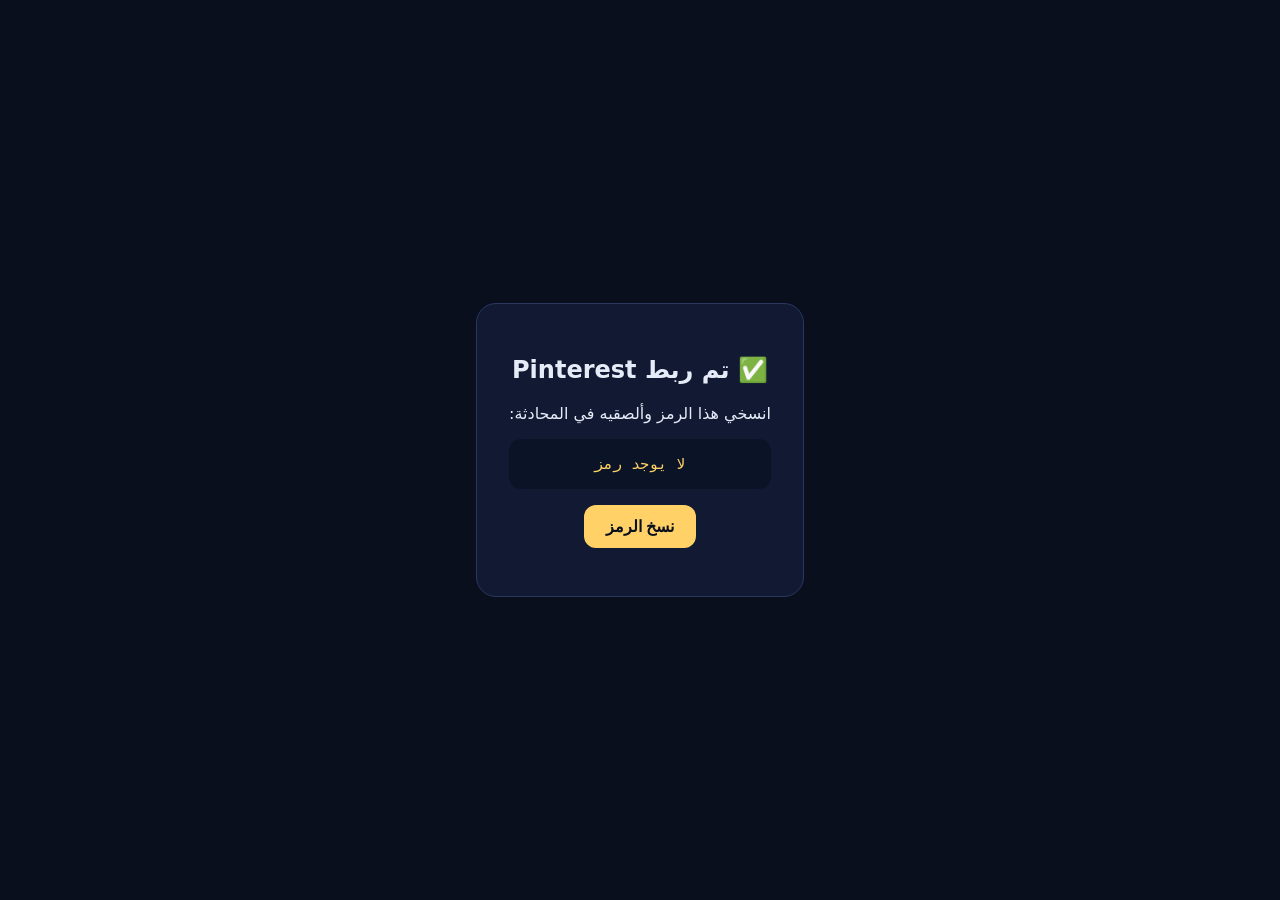
<file: pinterest-callback.html>
<!doctype html><html lang="ar" dir="rtl"><head><meta charset="utf-8"><title>ربط Pinterest — ProfitLeak AI</title>
<meta name="robots" content="noindex"><style>body{font-family:system-ui,Segoe UI,Tahoma;background:#0a0f1e;color:#e6ecf7;display:flex;min-height:100vh;align-items:center;justify-content:center;margin:0}
.c{max-width:640px;padding:32px;background:#121a33;border:1px solid #2a3760;border-radius:20px;text-align:center}
code{display:block;background:#0b1326;color:#ffd166;padding:16px;border-radius:12px;font-size:15px;word-break:break-all;margin:16px 0;direction:ltr}
button{background:#ffd166;color:#0a0f1e;border:0;padding:12px 22px;border-radius:12px;font-weight:700;font-size:16px;cursor:pointer}</style></head>
<body><div class="c"><h2>✅ تم ربط Pinterest</h2><p>انسخي هذا الرمز وألصقيه في المحادثة:</p><code id="k">…</code><button onclick="navigator.clipboard.writeText(document.getElementById('k').textContent);this.textContent='تم النسخ ✅'">نسخ الرمز</button>
<p id="e" style="color:#f87171"></p></div>
<script>const q=new URLSearchParams(location.search);const c=q.get('code');if(c){document.getElementById('k').textContent=c}else{document.getElementById('k').textContent='لا يوجد رمز';document.getElementById('e').textContent=q.get('error_description')||q.get('error')||''}</script></body></html>
</file>
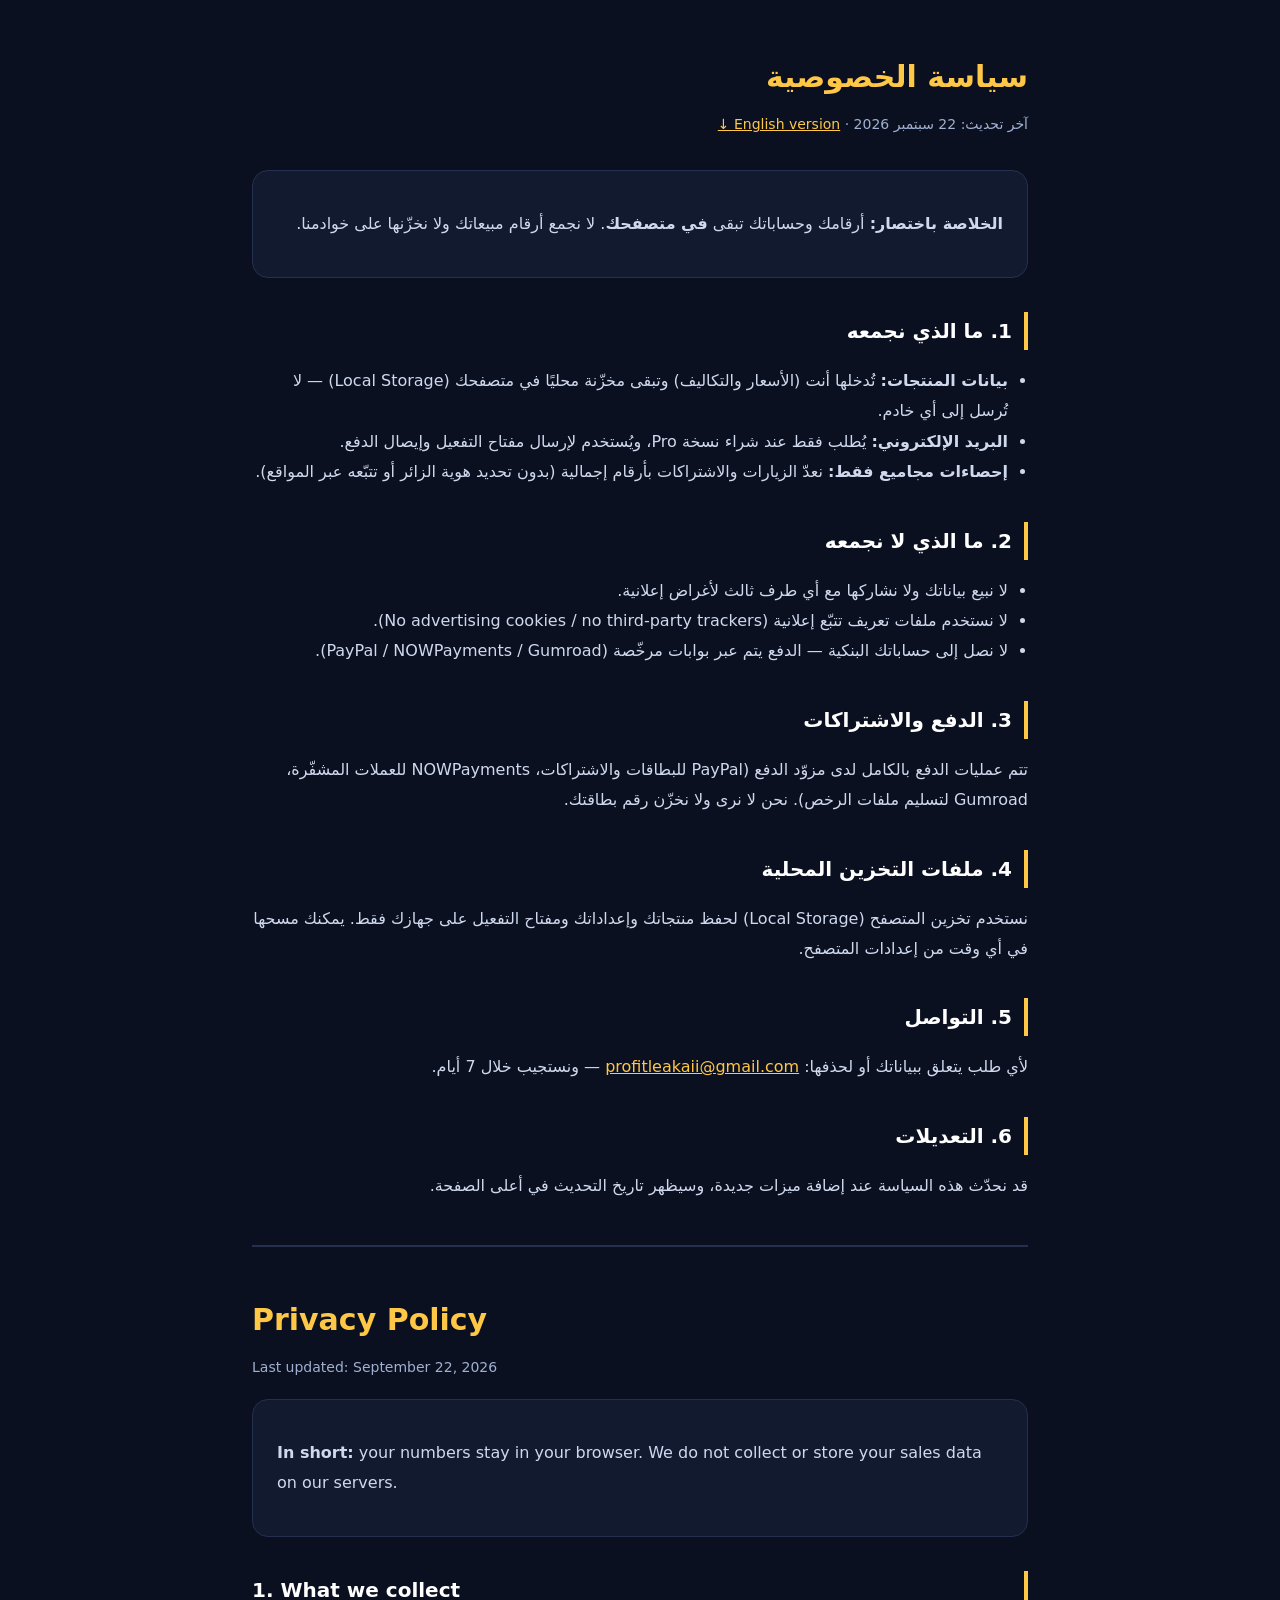
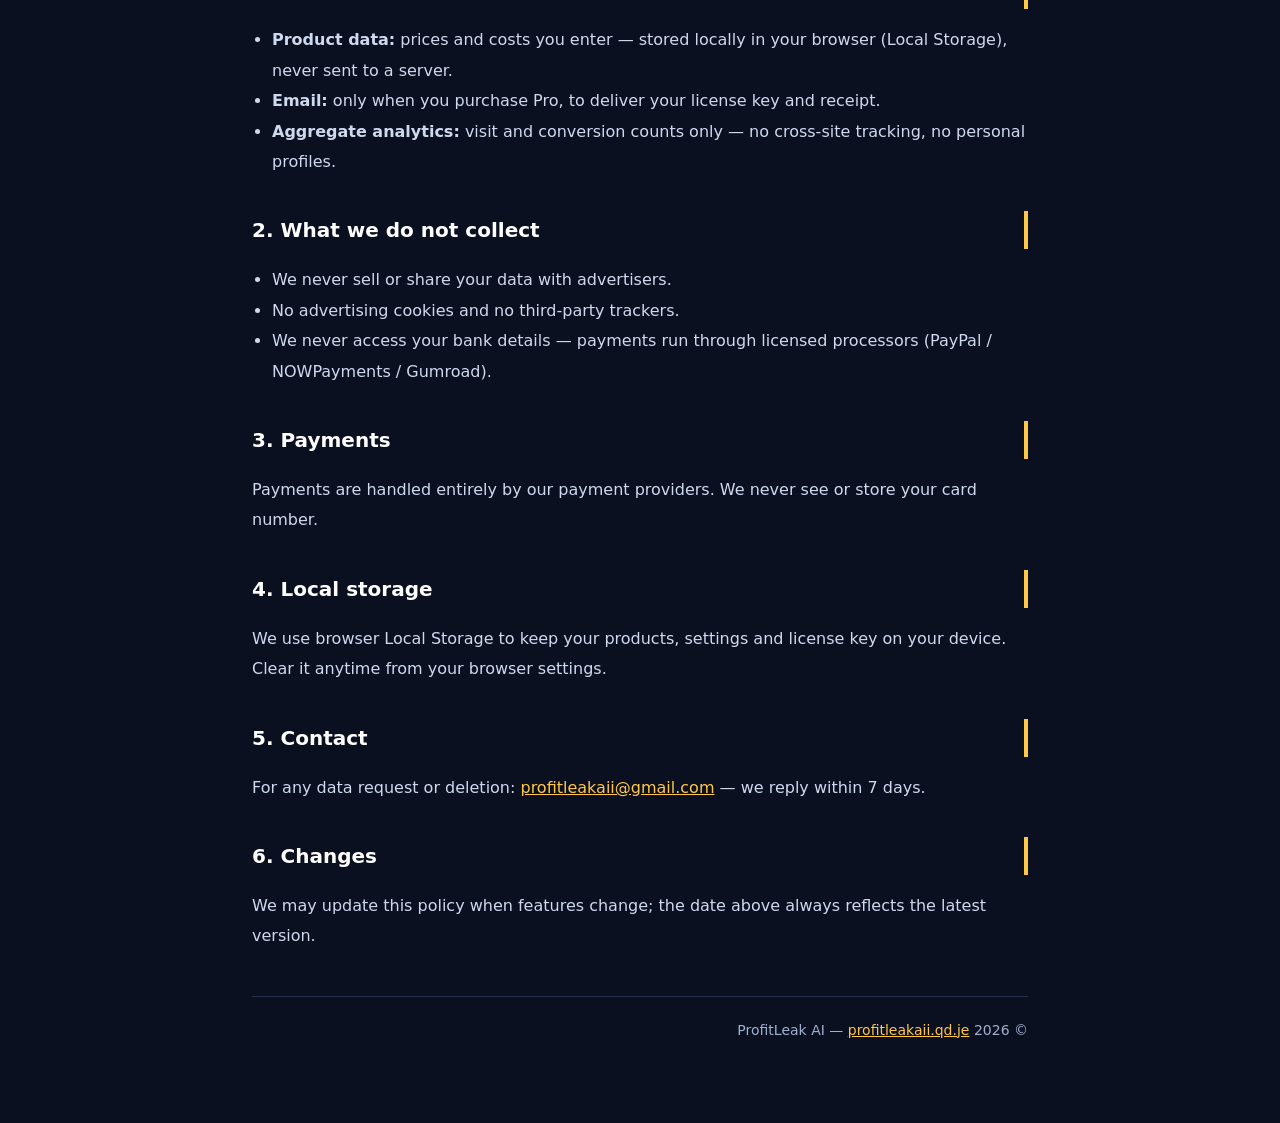
<file: privacy.html>
<!DOCTYPE html>
<html lang="ar" dir="rtl">
<head>
<meta charset="utf-8">
<meta name="viewport" content="width=device-width, initial-scale=1">
<title>سياسة الخصوصية — ProfitLeak AI</title>
<meta name="description" content="Privacy Policy — ProfitLeak AI. Your numbers stay in your browser.">
<link rel="canonical" href="https://profitleakaii.qd.je/privacy.html">
<style>
  :root{--bg:#0b1020;--card:#121a30;--line:#24304d;--txt:#e7ecf7;--mut:#9fb0d0;--gold:#ffc746}
  *{box-sizing:border-box}
  body{margin:0;background:var(--bg);color:var(--txt);font-family:system-ui,"Segoe UI",Tahoma,sans-serif;line-height:1.9}
  .wrap{max-width:820px;margin:0 auto;padding:48px 22px 80px}
  h1{color:var(--gold);font-size:30px;margin:0 0 6px}
  .sub{color:var(--mut);font-size:14px;margin-bottom:32px}
  h2{font-size:20px;margin:34px 0 8px;color:#fff;border-right:4px solid var(--gold);padding-right:12px}
  p,li{color:#cfd9ee;font-size:16px}
  ul{padding-inline-start:20px}
  .card{background:var(--card);border:1px solid var(--line);border-radius:16px;padding:22px 24px;margin:18px 0}
  a{color:var(--gold)}
  footer{margin-top:44px;padding-top:20px;border-top:1px solid var(--line);color:var(--mut);font-size:14px}
  .en{direction:ltr;text-align:left}
</style>
</head>
<body>
<div class="wrap">
  <h1>سياسة الخصوصية</h1>
  <div class="sub">آخر تحديث: 22 سبتمبر 2026 · <a class="en" href="#en">English version ↓</a></div>

  <div class="card">
    <p><strong>الخلاصة باختصار:</strong> أرقامك وحساباتك تبقى <strong>في متصفحك</strong>. لا نجمع أرقام مبيعاتك ولا نخزّنها على خوادمنا.</p>
  </div>

  <h2>1. ما الذي نجمعه</h2>
  <ul>
    <li><strong>بيانات المنتجات:</strong> تُدخلها أنت (الأسعار والتكاليف) وتبقى مخزّنة محليًا في متصفحك (Local Storage) — لا تُرسل إلى أي خادم.</li>
    <li><strong>البريد الإلكتروني:</strong> يُطلب فقط عند شراء نسخة Pro، ويُستخدم لإرسال مفتاح التفعيل وإيصال الدفع.</li>
    <li><strong>إحصاءات مجاميع فقط:</strong> نعدّ الزيارات والاشتراكات بأرقام إجمالية (بدون تحديد هوية الزائر أو تتبّعه عبر المواقع).</li>
  </ul>

  <h2>2. ما الذي لا نجمعه</h2>
  <ul>
    <li>لا نبيع بياناتك ولا نشاركها مع أي طرف ثالث لأغراض إعلانية.</li>
    <li>لا نستخدم ملفات تعريف تتبّع إعلانية (No advertising cookies / no third-party trackers).</li>
    <li>لا نصل إلى حساباتك البنكية — الدفع يتم عبر بوابات مرخّصة (PayPal / NOWPayments / Gumroad).</li>
  </ul>

  <h2>3. الدفع والاشتراكات</h2>
  <p>تتم عمليات الدفع بالكامل لدى مزوّد الدفع (PayPal للبطاقات والاشتراكات، NOWPayments للعملات المشفّرة، Gumroad لتسليم ملفات الرخص). نحن لا نرى ولا نخزّن رقم بطاقتك.</p>

  <h2>4. ملفات التخزين المحلية</h2>
  <p>نستخدم تخزين المتصفح (Local Storage) لحفظ منتجاتك وإعداداتك ومفتاح التفعيل على جهازك فقط. يمكنك مسحها في أي وقت من إعدادات المتصفح.</p>

  <h2>5. التواصل</h2>
  <p>لأي طلب يتعلق ببياناتك أو لحذفها: <a href="mailto:profitleakaii@gmail.com">profitleakaii@gmail.com</a> — ونستجيب خلال 7 أيام.</p>

  <h2>6. التعديلات</h2>
  <p>قد نحدّث هذه السياسة عند إضافة ميزات جديدة، وسيظهر تاريخ التحديث في أعلى الصفحة.</p>

  <hr style="border:1px solid var(--line);margin:44px 0">

  <div class="en" id="en">
    <h1 style="color:var(--gold)">Privacy Policy</h1>
    <div style="color:var(--mut);font-size:14px">Last updated: September 22, 2026</div>
    <div class="card">
      <p><strong>In short:</strong> your numbers stay in your browser. We do not collect or store your sales data on our servers.</p>
    </div>
    <h2>1. What we collect</h2>
    <ul>
      <li><strong>Product data:</strong> prices and costs you enter — stored locally in your browser (Local Storage), never sent to a server.</li>
      <li><strong>Email:</strong> only when you purchase Pro, to deliver your license key and receipt.</li>
      <li><strong>Aggregate analytics:</strong> visit and conversion counts only — no cross-site tracking, no personal profiles.</li>
    </ul>
    <h2>2. What we do not collect</h2>
    <ul>
      <li>We never sell or share your data with advertisers.</li>
      <li>No advertising cookies and no third-party trackers.</li>
      <li>We never access your bank details — payments run through licensed processors (PayPal / NOWPayments / Gumroad).</li>
    </ul>
    <h2>3. Payments</h2>
    <p>Payments are handled entirely by our payment providers. We never see or store your card number.</p>
    <h2>4. Local storage</h2>
    <p>We use browser Local Storage to keep your products, settings and license key on your device. Clear it anytime from your browser settings.</p>
    <h2>5. Contact</h2>
    <p>For any data request or deletion: <a href="mailto:profitleakaii@gmail.com">profitleakaii@gmail.com</a> — we reply within 7 days.</p>
    <h2>6. Changes</h2>
    <p>We may update this policy when features change; the date above always reflects the latest version.</p>
  </div>

  <footer>© 2026 ProfitLeak AI — <a href="https://profitleakaii.qd.je/">profitleakaii.qd.je</a></footer>
</div>
</body>
</html>
</file>
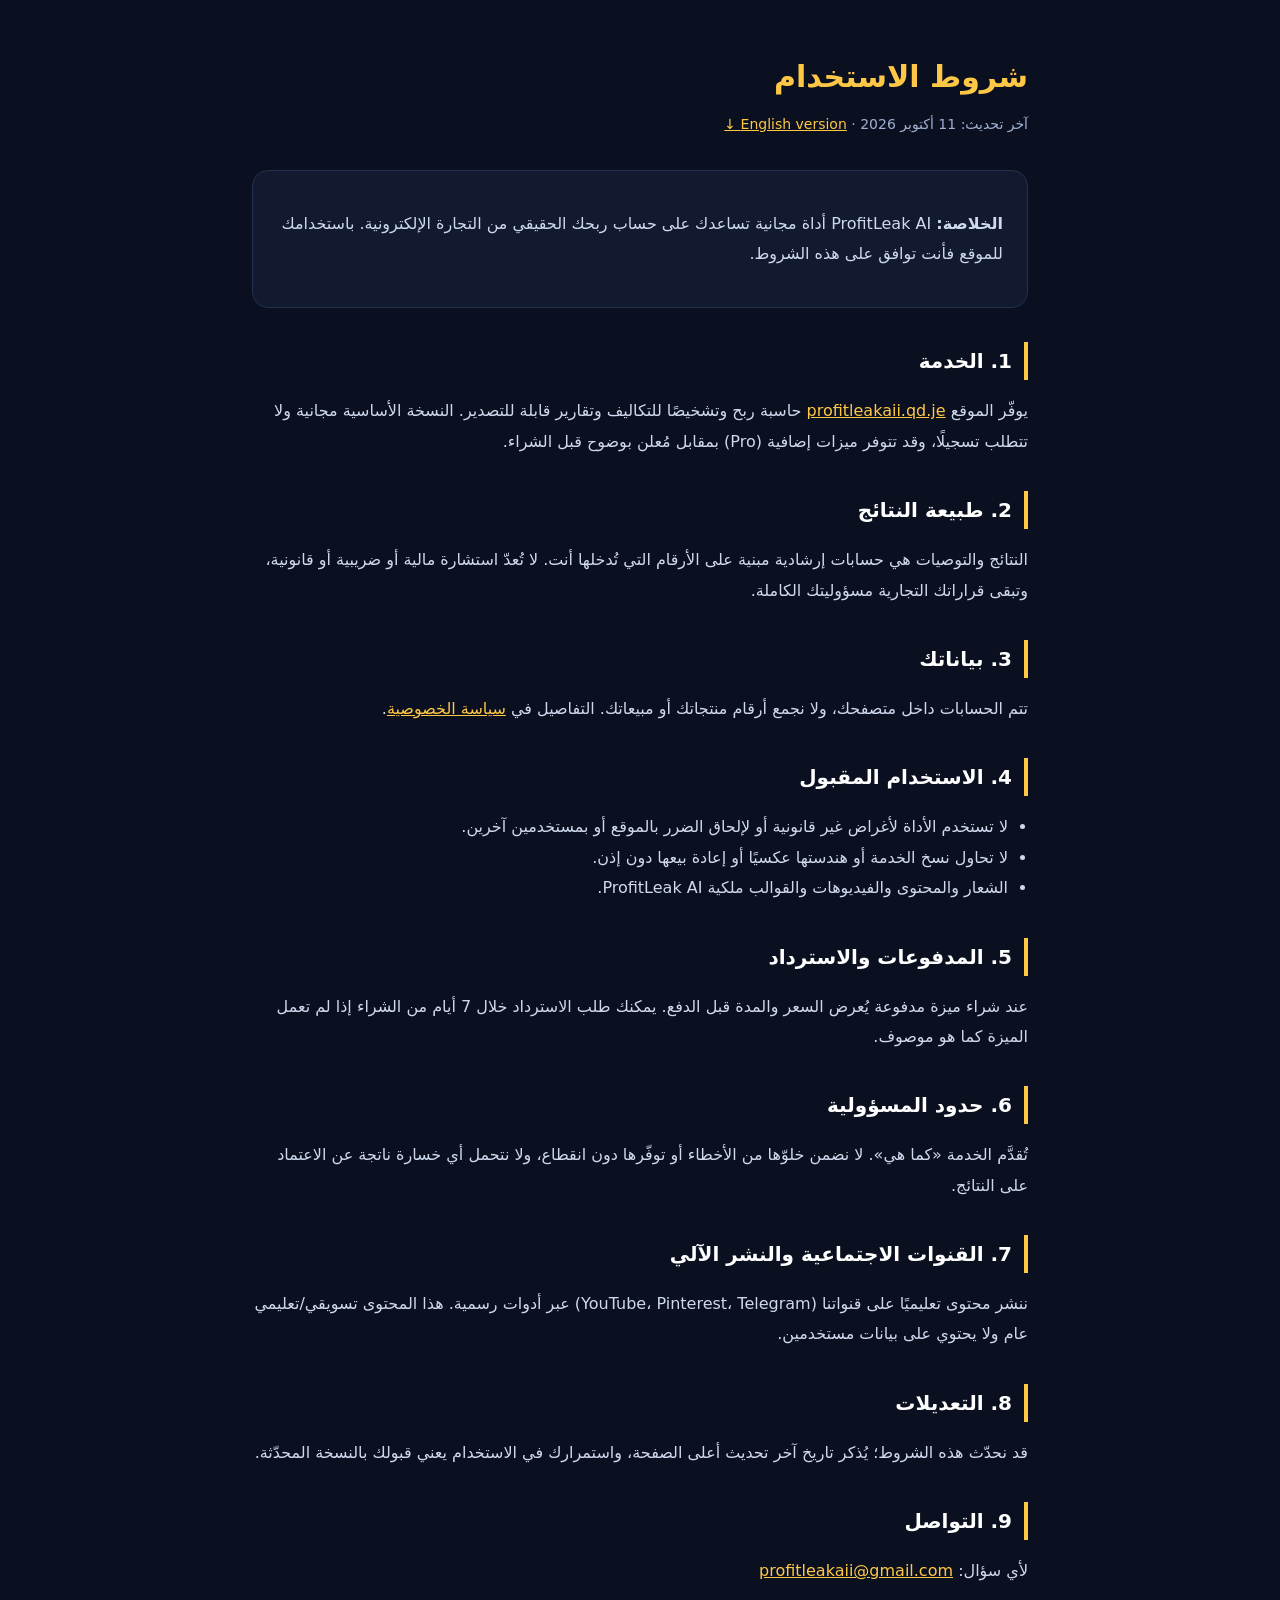
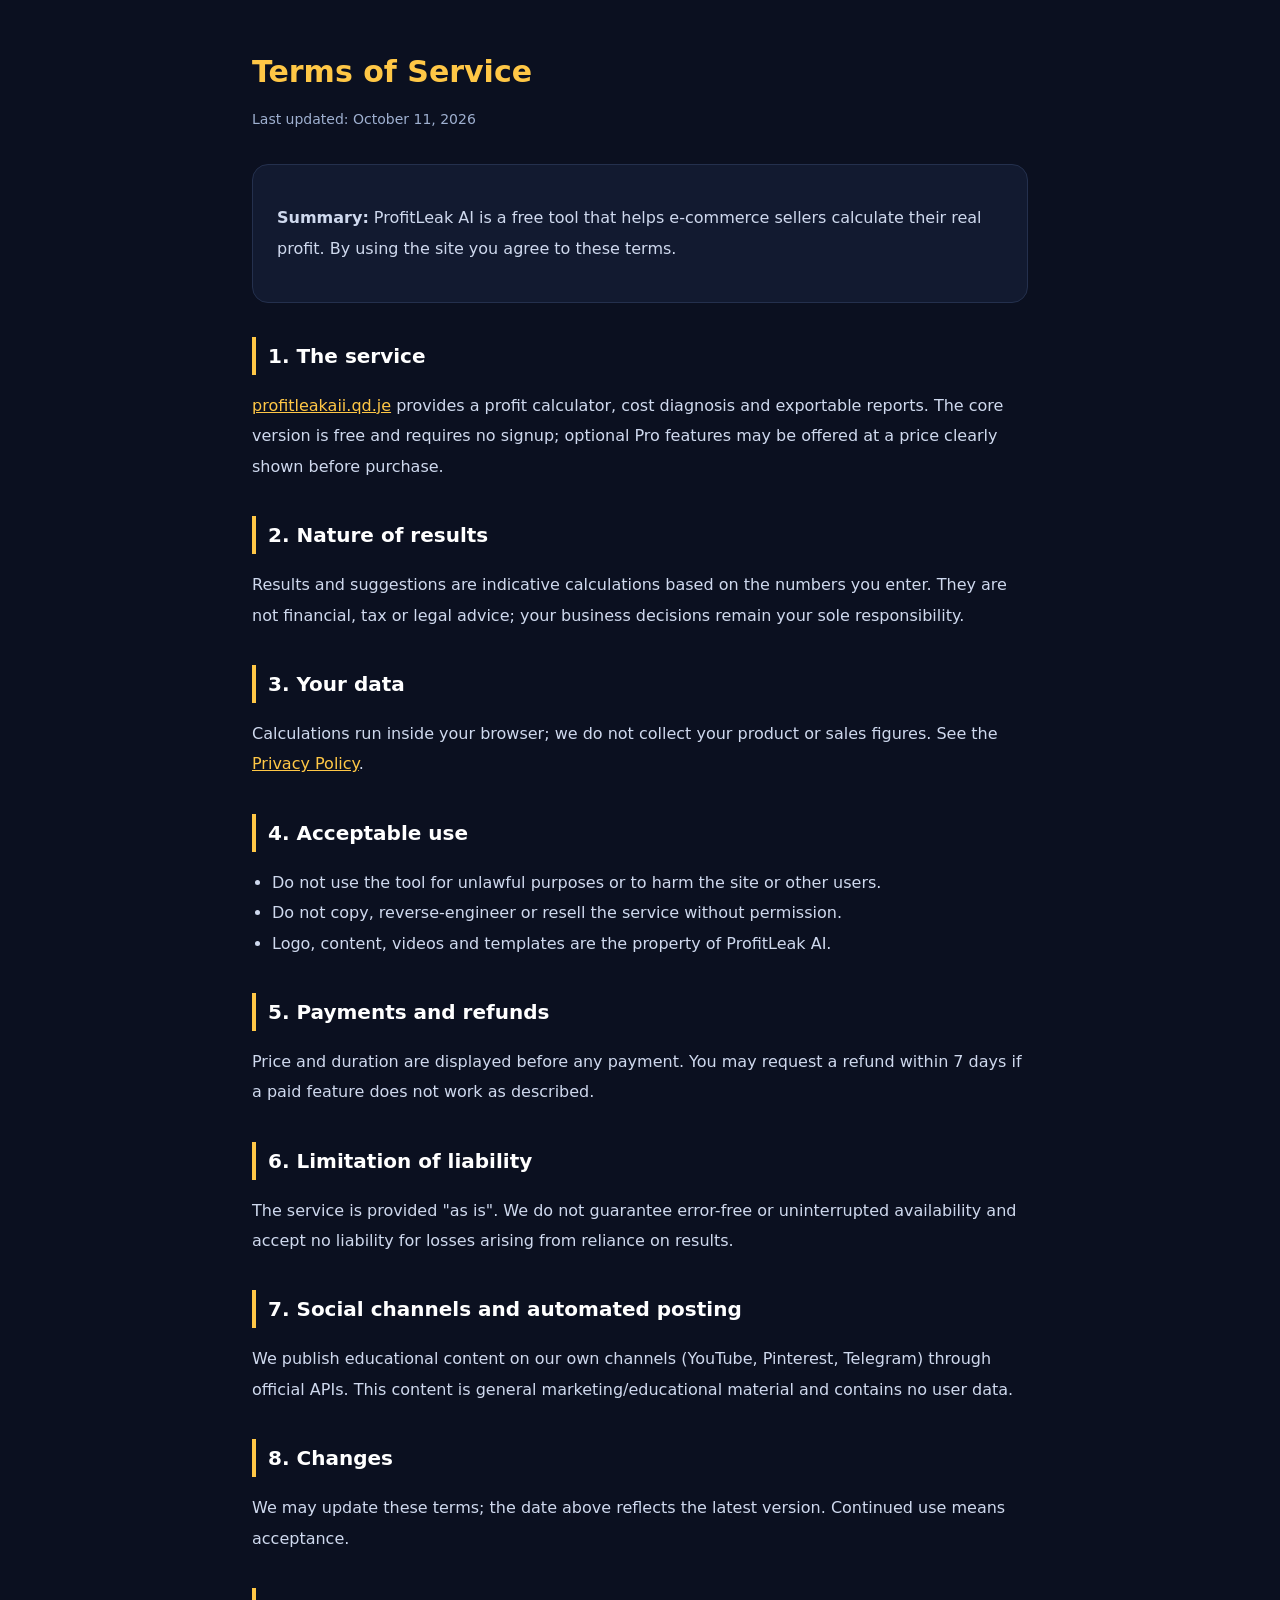
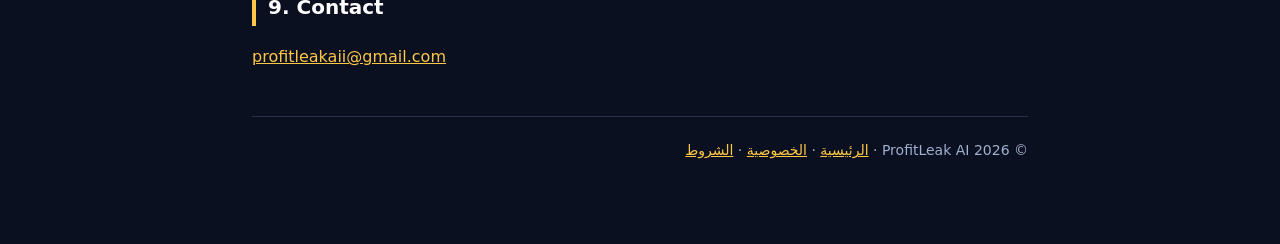
<file: terms.html>
<!DOCTYPE html>
<html lang="ar" dir="rtl">
<head>
<meta charset="utf-8">
<meta name="viewport" content="width=device-width, initial-scale=1">
<title>شروط الاستخدام — ProfitLeak AI</title>
<meta name="description" content="Terms of Service — ProfitLeak AI. Free real-profit calculator for e-commerce sellers.">
<link rel="canonical" href="https://profitleakaii.qd.je/terms.html">
<style>
  :root{--bg:#0b1020;--card:#121a30;--line:#24304d;--txt:#e7ecf7;--mut:#9fb0d0;--gold:#ffc746}
  *{box-sizing:border-box}
  body{margin:0;background:var(--bg);color:var(--txt);font-family:system-ui,"Segoe UI",Tahoma,sans-serif;line-height:1.9}
  .wrap{max-width:820px;margin:0 auto;padding:48px 22px 80px}
  h1{color:var(--gold);font-size:30px;margin:0 0 6px}
  .sub{color:var(--mut);font-size:14px;margin-bottom:32px}
  h2{font-size:20px;margin:34px 0 8px;color:#fff;border-right:4px solid var(--gold);padding-right:12px}
  p,li{color:#cfd9ee;font-size:16px}
  ul{padding-inline-start:20px}
  .card{background:var(--card);border:1px solid var(--line);border-radius:16px;padding:22px 24px;margin:18px 0}
  a{color:var(--gold)}
  footer{margin-top:44px;padding-top:20px;border-top:1px solid var(--line);color:var(--mut);font-size:14px}
  .en{direction:ltr;text-align:left}
  .en h2{border-right:0;border-left:4px solid var(--gold);padding-right:0;padding-left:12px}
</style>
</head>
<body>
<div class="wrap">
  <h1>شروط الاستخدام</h1>
  <div class="sub">آخر تحديث: 11 أكتوبر 2026 · <a class="en" href="#en">English version ↓</a></div>

  <div class="card">
    <p><strong>الخلاصة:</strong> ProfitLeak AI أداة مجانية تساعدك على حساب ربحك الحقيقي من التجارة الإلكترونية. باستخدامك للموقع فأنت توافق على هذه الشروط.</p>
  </div>

  <h2>1. الخدمة</h2>
  <p>يوفّر الموقع <a href="https://profitleakaii.qd.je">profitleakaii.qd.je</a> حاسبة ربح وتشخيصًا للتكاليف وتقارير قابلة للتصدير. النسخة الأساسية مجانية ولا تتطلب تسجيلًا، وقد تتوفر ميزات إضافية (Pro) بمقابل مُعلن بوضوح قبل الشراء.</p>

  <h2>2. طبيعة النتائج</h2>
  <p>النتائج والتوصيات هي حسابات إرشادية مبنية على الأرقام التي تُدخلها أنت. لا تُعدّ استشارة مالية أو ضريبية أو قانونية، وتبقى قراراتك التجارية مسؤوليتك الكاملة.</p>

  <h2>3. بياناتك</h2>
  <p>تتم الحسابات داخل متصفحك، ولا نجمع أرقام منتجاتك أو مبيعاتك. التفاصيل في <a href="/privacy">سياسة الخصوصية</a>.</p>

  <h2>4. الاستخدام المقبول</h2>
  <ul>
    <li>لا تستخدم الأداة لأغراض غير قانونية أو لإلحاق الضرر بالموقع أو بمستخدمين آخرين.</li>
    <li>لا تحاول نسخ الخدمة أو هندستها عكسيًا أو إعادة بيعها دون إذن.</li>
    <li>الشعار والمحتوى والفيديوهات والقوالب ملكية ProfitLeak AI.</li>
  </ul>

  <h2>5. المدفوعات والاسترداد</h2>
  <p>عند شراء ميزة مدفوعة يُعرض السعر والمدة قبل الدفع. يمكنك طلب الاسترداد خلال 7 أيام من الشراء إذا لم تعمل الميزة كما هو موصوف.</p>

  <h2>6. حدود المسؤولية</h2>
  <p>تُقدَّم الخدمة «كما هي». لا نضمن خلوّها من الأخطاء أو توفّرها دون انقطاع، ولا نتحمل أي خسارة ناتجة عن الاعتماد على النتائج.</p>

  <h2>7. القنوات الاجتماعية والنشر الآلي</h2>
  <p>ننشر محتوى تعليميًا على قنواتنا (YouTube، Pinterest، Telegram) عبر أدوات رسمية. هذا المحتوى تسويقي/تعليمي عام ولا يحتوي على بيانات مستخدمين.</p>

  <h2>8. التعديلات</h2>
  <p>قد نحدّث هذه الشروط؛ يُذكر تاريخ آخر تحديث أعلى الصفحة، واستمرارك في الاستخدام يعني قبولك بالنسخة المحدّثة.</p>

  <h2>9. التواصل</h2>
  <p>لأي سؤال: <a href="mailto:profitleakaii@gmail.com">profitleakaii@gmail.com</a></p>

  <div class="en" id="en">
    <h1 style="margin-top:56px">Terms of Service</h1>
    <div class="sub">Last updated: October 11, 2026</div>

    <div class="card"><p><strong>Summary:</strong> ProfitLeak AI is a free tool that helps e-commerce sellers calculate their real profit. By using the site you agree to these terms.</p></div>

    <h2>1. The service</h2>
    <p><a href="https://profitleakaii.qd.je">profitleakaii.qd.je</a> provides a profit calculator, cost diagnosis and exportable reports. The core version is free and requires no signup; optional Pro features may be offered at a price clearly shown before purchase.</p>

    <h2>2. Nature of results</h2>
    <p>Results and suggestions are indicative calculations based on the numbers you enter. They are not financial, tax or legal advice; your business decisions remain your sole responsibility.</p>

    <h2>3. Your data</h2>
    <p>Calculations run inside your browser; we do not collect your product or sales figures. See the <a href="/privacy">Privacy Policy</a>.</p>

    <h2>4. Acceptable use</h2>
    <ul>
      <li>Do not use the tool for unlawful purposes or to harm the site or other users.</li>
      <li>Do not copy, reverse-engineer or resell the service without permission.</li>
      <li>Logo, content, videos and templates are the property of ProfitLeak AI.</li>
    </ul>

    <h2>5. Payments and refunds</h2>
    <p>Price and duration are displayed before any payment. You may request a refund within 7 days if a paid feature does not work as described.</p>

    <h2>6. Limitation of liability</h2>
    <p>The service is provided "as is". We do not guarantee error-free or uninterrupted availability and accept no liability for losses arising from reliance on results.</p>

    <h2>7. Social channels and automated posting</h2>
    <p>We publish educational content on our own channels (YouTube, Pinterest, Telegram) through official APIs. This content is general marketing/educational material and contains no user data.</p>

    <h2>8. Changes</h2>
    <p>We may update these terms; the date above reflects the latest version. Continued use means acceptance.</p>

    <h2>9. Contact</h2>
    <p><a href="mailto:profitleakaii@gmail.com">profitleakaii@gmail.com</a></p>
  </div>

  <footer>© 2026 ProfitLeak AI · <a href="/">الرئيسية</a> · <a href="/privacy">الخصوصية</a> · <a href="/terms">الشروط</a></footer>
</div>
</body>
</html>
</file>
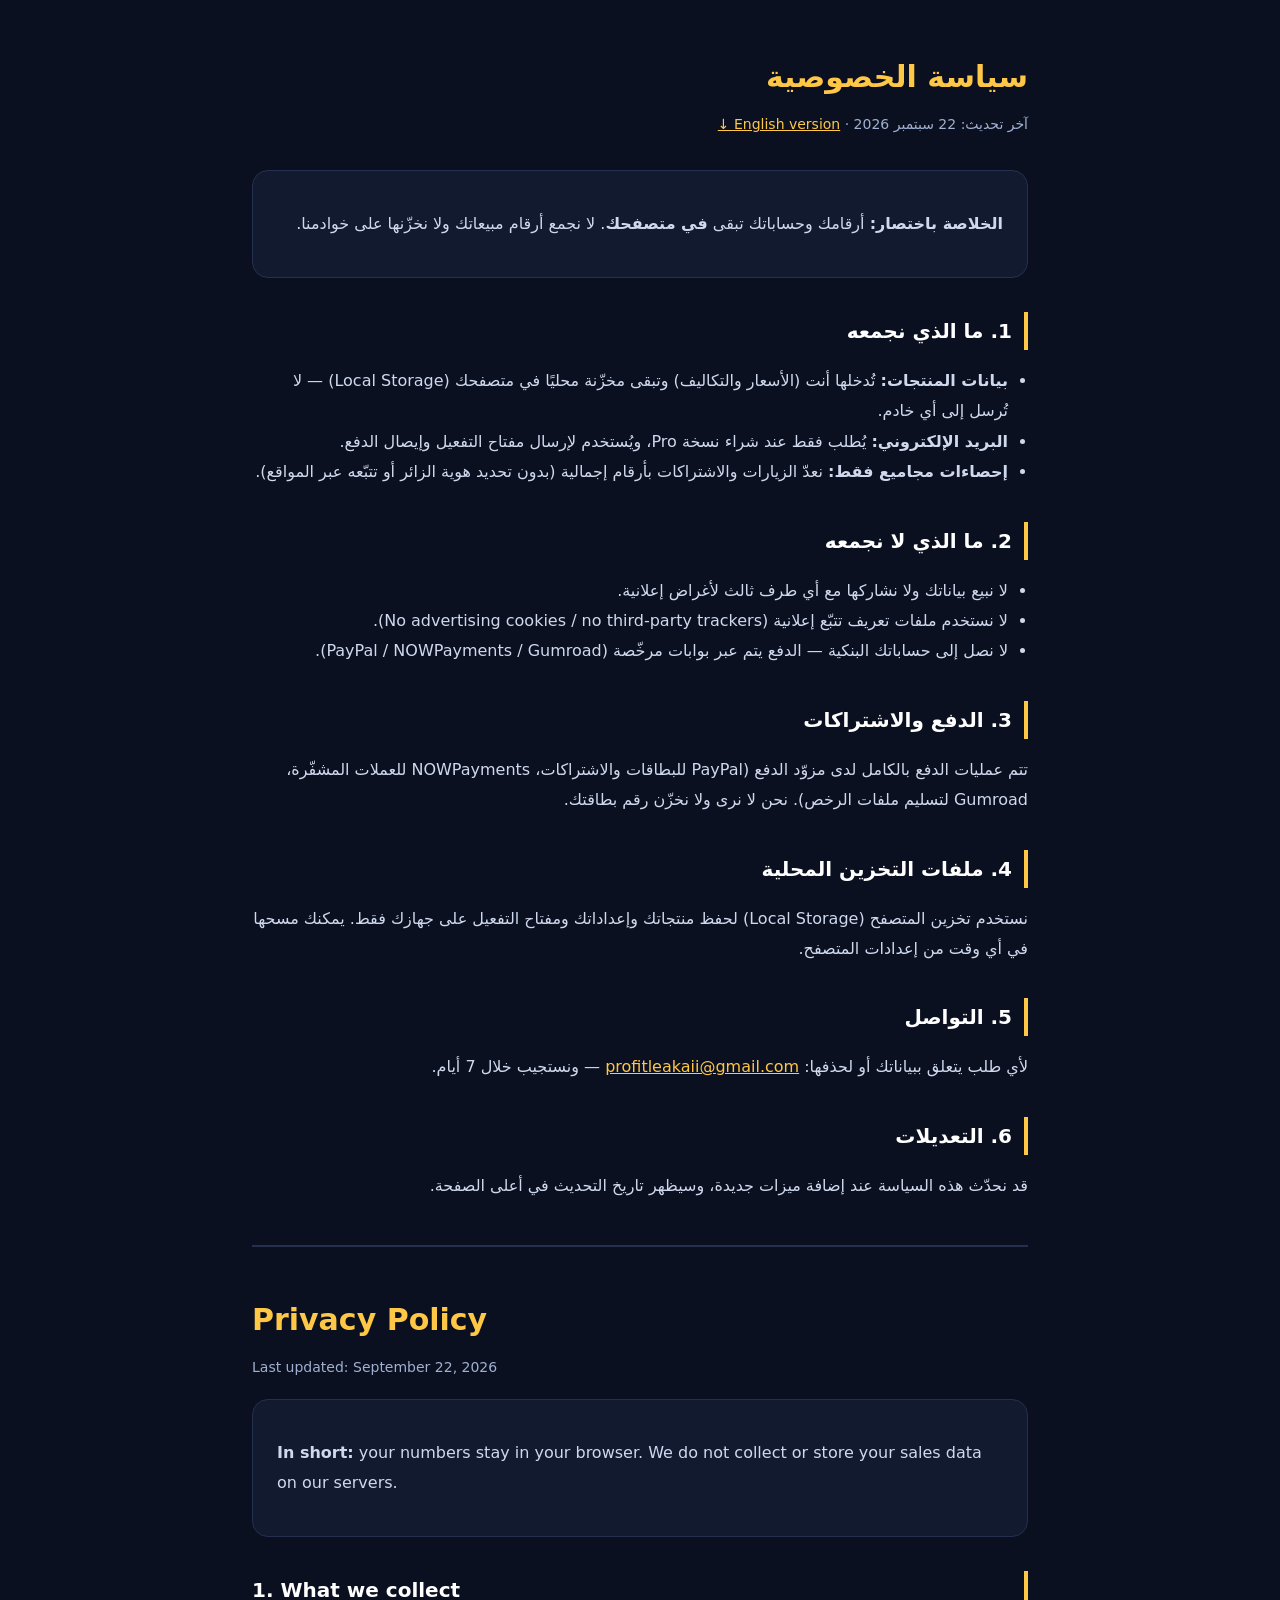
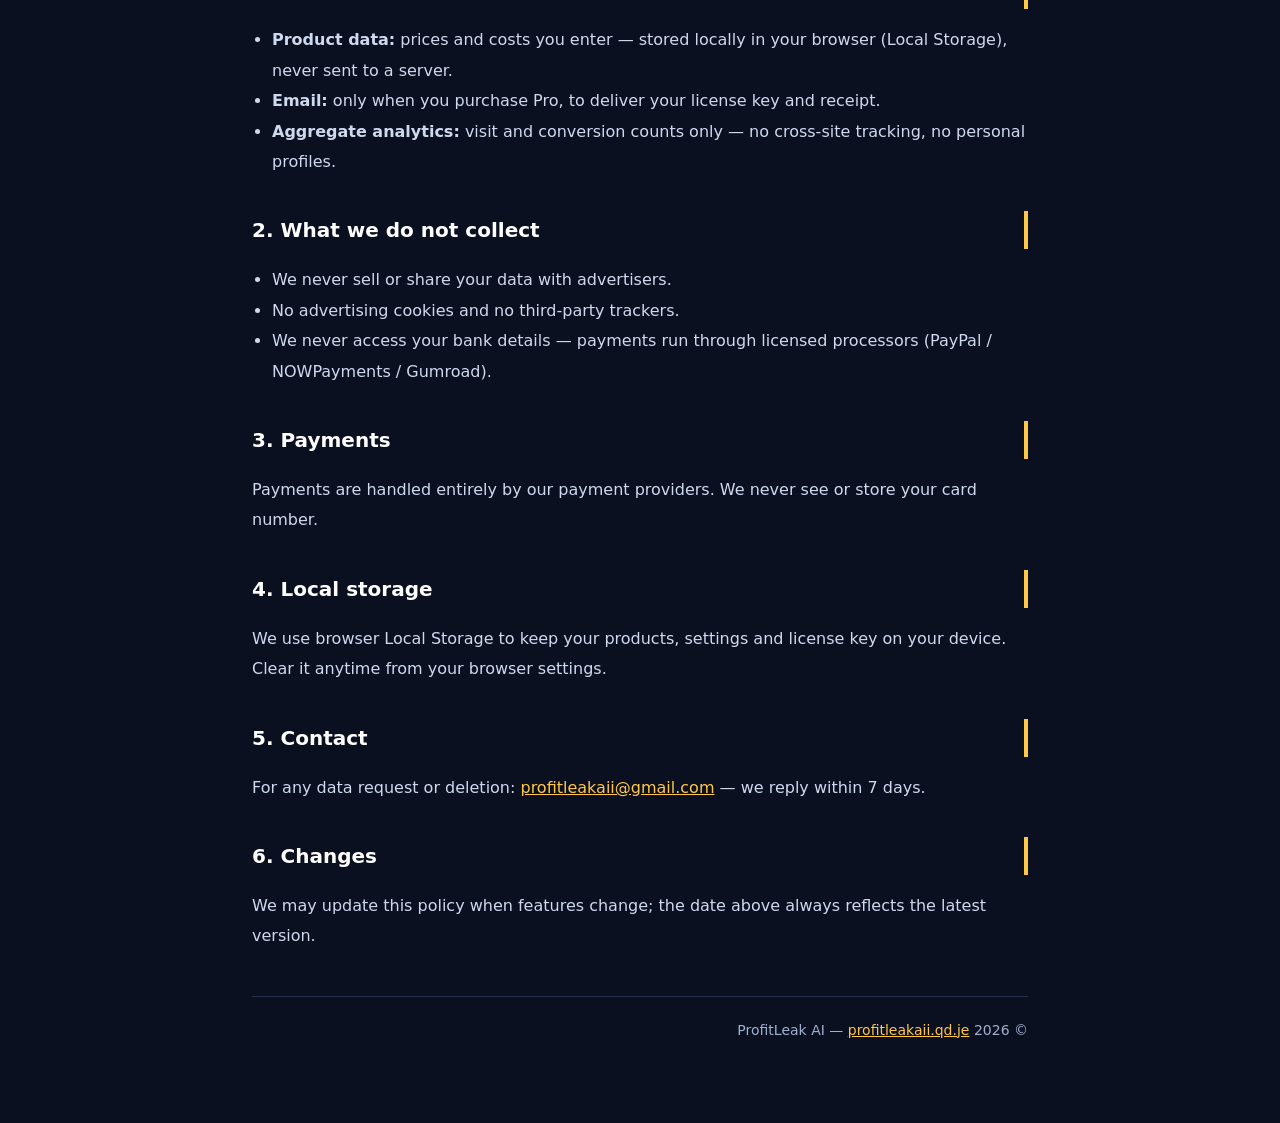
<file: profitleak-ai/privacy.html>
<!DOCTYPE html>
<html lang="ar" dir="rtl">
<head>
<meta name="google-site-verification" content="3XuX0fKB95NChpjGZtdmTN_J-F43CURcILtND_xXKnI" />
<meta charset="utf-8">
<meta name="viewport" content="width=device-width, initial-scale=1">
<title>سياسة الخصوصية — ProfitLeak AI</title>
<meta name="description" content="Privacy Policy — ProfitLeak AI. Your numbers stay in your browser.">
<link rel="canonical" href="https://profitleakaii.qd.je/privacy.html">
<style>
  :root{--bg:#0b1020;--card:#121a30;--line:#24304d;--txt:#e7ecf7;--mut:#9fb0d0;--gold:#ffc746}
  *{box-sizing:border-box}
  body{margin:0;background:var(--bg);color:var(--txt);font-family:system-ui,"Segoe UI",Tahoma,sans-serif;line-height:1.9}
  .wrap{max-width:820px;margin:0 auto;padding:48px 22px 80px}
  h1{color:var(--gold);font-size:30px;margin:0 0 6px}
  .sub{color:var(--mut);font-size:14px;margin-bottom:32px}
  h2{font-size:20px;margin:34px 0 8px;color:#fff;border-right:4px solid var(--gold);padding-right:12px}
  p,li{color:#cfd9ee;font-size:16px}
  ul{padding-inline-start:20px}
  .card{background:var(--card);border:1px solid var(--line);border-radius:16px;padding:22px 24px;margin:18px 0}
  a{color:var(--gold)}
  footer{margin-top:44px;padding-top:20px;border-top:1px solid var(--line);color:var(--mut);font-size:14px}
  .en{direction:ltr;text-align:left}
</style>
</head>
<body>
<div class="wrap">
  <h1>سياسة الخصوصية</h1>
  <div class="sub">آخر تحديث: 22 سبتمبر 2026 · <a class="en" href="#en">English version ↓</a></div>

  <div class="card">
    <p><strong>الخلاصة باختصار:</strong> أرقامك وحساباتك تبقى <strong>في متصفحك</strong>. لا نجمع أرقام مبيعاتك ولا نخزّنها على خوادمنا.</p>
  </div>

  <h2>1. ما الذي نجمعه</h2>
  <ul>
    <li><strong>بيانات المنتجات:</strong> تُدخلها أنت (الأسعار والتكاليف) وتبقى مخزّنة محليًا في متصفحك (Local Storage) — لا تُرسل إلى أي خادم.</li>
    <li><strong>البريد الإلكتروني:</strong> يُطلب فقط عند شراء نسخة Pro، ويُستخدم لإرسال مفتاح التفعيل وإيصال الدفع.</li>
    <li><strong>إحصاءات مجاميع فقط:</strong> نعدّ الزيارات والاشتراكات بأرقام إجمالية (بدون تحديد هوية الزائر أو تتبّعه عبر المواقع).</li>
  </ul>

  <h2>2. ما الذي لا نجمعه</h2>
  <ul>
    <li>لا نبيع بياناتك ولا نشاركها مع أي طرف ثالث لأغراض إعلانية.</li>
    <li>لا نستخدم ملفات تعريف تتبّع إعلانية (No advertising cookies / no third-party trackers).</li>
    <li>لا نصل إلى حساباتك البنكية — الدفع يتم عبر بوابات مرخّصة (PayPal / NOWPayments / Gumroad).</li>
  </ul>

  <h2>3. الدفع والاشتراكات</h2>
  <p>تتم عمليات الدفع بالكامل لدى مزوّد الدفع (PayPal للبطاقات والاشتراكات، NOWPayments للعملات المشفّرة، Gumroad لتسليم ملفات الرخص). نحن لا نرى ولا نخزّن رقم بطاقتك.</p>

  <h2>4. ملفات التخزين المحلية</h2>
  <p>نستخدم تخزين المتصفح (Local Storage) لحفظ منتجاتك وإعداداتك ومفتاح التفعيل على جهازك فقط. يمكنك مسحها في أي وقت من إعدادات المتصفح.</p>

  <h2>5. التواصل</h2>
  <p>لأي طلب يتعلق ببياناتك أو لحذفها: <a href="mailto:profitleakaii@gmail.com">profitleakaii@gmail.com</a> — ونستجيب خلال 7 أيام.</p>

  <h2>6. التعديلات</h2>
  <p>قد نحدّث هذه السياسة عند إضافة ميزات جديدة، وسيظهر تاريخ التحديث في أعلى الصفحة.</p>

  <hr style="border:1px solid var(--line);margin:44px 0">

  <div class="en" id="en">
    <h1 style="color:var(--gold)">Privacy Policy</h1>
    <div style="color:var(--mut);font-size:14px">Last updated: September 22, 2026</div>
    <div class="card">
      <p><strong>In short:</strong> your numbers stay in your browser. We do not collect or store your sales data on our servers.</p>
    </div>
    <h2>1. What we collect</h2>
    <ul>
      <li><strong>Product data:</strong> prices and costs you enter — stored locally in your browser (Local Storage), never sent to a server.</li>
      <li><strong>Email:</strong> only when you purchase Pro, to deliver your license key and receipt.</li>
      <li><strong>Aggregate analytics:</strong> visit and conversion counts only — no cross-site tracking, no personal profiles.</li>
    </ul>
    <h2>2. What we do not collect</h2>
    <ul>
      <li>We never sell or share your data with advertisers.</li>
      <li>No advertising cookies and no third-party trackers.</li>
      <li>We never access your bank details — payments run through licensed processors (PayPal / NOWPayments / Gumroad).</li>
    </ul>
    <h2>3. Payments</h2>
    <p>Payments are handled entirely by our payment providers. We never see or store your card number.</p>
    <h2>4. Local storage</h2>
    <p>We use browser Local Storage to keep your products, settings and license key on your device. Clear it anytime from your browser settings.</p>
    <h2>5. Contact</h2>
    <p>For any data request or deletion: <a href="mailto:profitleakaii@gmail.com">profitleakaii@gmail.com</a> — we reply within 7 days.</p>
    <h2>6. Changes</h2>
    <p>We may update this policy when features change; the date above always reflects the latest version.</p>
  </div>

  <footer>© 2026 ProfitLeak AI — <a href="https://profitleakaii.qd.je/">profitleakaii.qd.je</a></footer>
</div>
</body>
</html>
</file>
<file: css/styles.css>
/* =============================================================
   ProfitLeak AI — styles
   Modern, clean SaaS design. Fully responsive:
   desktop · tablet · mobile. No external fonts or frameworks.
   ============================================================= */

/* ------------------------- tokens ------------------------- */
:root {
  --bg: #f4f6fb;
  --surface: #ffffff;
  --surface-2: #f8fafc;
  --text: #0f172a;
  --text-muted: #5b6b82;
  --border: #e3e8f0;
  --primary: #4f46e5;
  --primary-600: #4338ca;
  --primary-soft: #eef2ff;
  --green: #059669;
  --green-strong: #10b981;
  --green-bg: #ecfdf5;
  --amber: #b45309;
  --amber-strong: #f59e0b;
  --amber-bg: #fffbeb;
  --red: #dc2626;
  --red-strong: #ef4444;
  --red-bg: #fef2f2;
  --ink: #0f172a;
  --shadow-sm: 0 1px 2px rgba(15, 23, 42, 0.06);
  --shadow-md: 0 4px 18px rgba(15, 23, 42, 0.08);
  --shadow-lg: 0 18px 50px rgba(15, 23, 42, 0.22);
  --radius: 14px;
  --radius-sm: 10px;
  --font: -apple-system, BlinkMacSystemFont, "Segoe UI", Roboto, "Helvetica Neue", Arial, "Noto Sans", sans-serif;
}

/* ------------------------- reset / base ------------------------- */
*, *::before, *::after { box-sizing: border-box; }

[hidden] { display: none !important; }

html { -webkit-text-size-adjust: 100%; scroll-behavior: smooth; }

body {
  margin: 0;
  font-family: var(--font);
  font-size: 15px;
  line-height: 1.55;
  color: var(--text);
  background: var(--bg);
  -webkit-font-smoothing: antialiased;
}

body.modal-open { overflow: hidden; }

h1, h2, h3 { margin: 0; line-height: 1.2; letter-spacing: -0.015em; }
p { margin: 0; }
a { color: var(--primary); text-decoration: none; }
button { font-family: inherit; }

:focus-visible {
  outline: 3px solid #c7d2fe;
  outline-offset: 2px;
  border-radius: 6px;
}

.muted { color: var(--text-muted); }
.text-pos { color: var(--green); }
.text-neg { color: var(--red); }
.danger-text { color: var(--red); }

.num { font-variant-numeric: tabular-nums; }

/* ------------------------- buttons ------------------------- */
.btn {
  display: inline-flex;
  align-items: center;
  justify-content: center;
  gap: 8px;
  padding: 9px 16px;
  border-radius: var(--radius-sm);
  border: 1px solid transparent;
  font-size: 14px;
  font-weight: 600;
  line-height: 1.25;
  cursor: pointer;
  text-decoration: none;
  transition: background 0.15s ease, border-color 0.15s ease, transform 0.15s ease, box-shadow 0.15s ease;
  white-space: nowrap;
}

.btn-primary {
  background: linear-gradient(135deg, #4f46e5, #6d28d9);
  color: #fff;
  box-shadow: 0 1px 3px rgba(79, 70, 229, 0.35);
}
.btn-primary:hover { background: linear-gradient(135deg, #4338ca, #5b21b6); transform: translateY(-1px); box-shadow: 0 6px 16px rgba(79, 70, 229, 0.35); }

.btn-ghost {
  background: var(--surface);
  color: var(--text);
  border-color: var(--border);
}
.btn-ghost:hover { border-color: #c7d2fe; background: var(--primary-soft); color: var(--primary-600); }

.btn-danger { background: var(--red); color: #fff; }
.btn-danger:hover { background: #b91c1c; }

.btn-light { background: #fff; color: var(--ink); }
.btn-light:hover { transform: translateY(-1px); box-shadow: 0 10px 30px rgba(255, 255, 255, 0.25); }

.btn-sm { padding: 6px 12px; font-size: 13px; }
.btn-lg { padding: 12px 22px; font-size: 15px; }
.btn-xl { padding: 16px 30px; font-size: 16.5px; border-radius: 13px; }

/* ------------------------- badges ------------------------- */
.badge {
  display: inline-flex;
  align-items: center;
  gap: 6px;
  padding: 4px 10px;
  border-radius: 999px;
  font-size: 11.5px;
  font-weight: 700;
  letter-spacing: 0.03em;
  white-space: nowrap;
}
.badge-green { background: var(--green-bg); color: #047857; }
.badge-amber { background: var(--amber-bg); color: #b45309; }
.badge-red   { background: var(--red-bg);   color: #b91c1c; }

/* ------------------------- cards ------------------------- */
.card {
  background: var(--surface);
  border: 1px solid var(--border);
  border-radius: var(--radius);
  box-shadow: var(--shadow-sm);
  padding: 22px;
}

.card-title { font-size: 16.5px; font-weight: 700; margin-bottom: 4px; }
.card-sub { font-size: 13px; color: var(--text-muted); margin-bottom: 16px; }

/* =============================================================
   LANDING PAGE
   ============================================================= */
.landing-nav {
  background: #0b1120;
  border-bottom: 1px solid rgba(255, 255, 255, 0.06);
}

.landing-nav-inner {
  max-width: 1120px;
  margin: 0 auto;
  padding: 20px 24px;
  display: flex;
  align-items: center;
  justify-content: space-between;
  gap: 12px;
}

.brand { display: inline-flex; align-items: center; gap: 10px; }
.brand-mark { border-radius: 8px; flex: none; }
.brand-name { font-size: 17.5px; font-weight: 800; letter-spacing: -0.02em; color: #fff; }
.brand-ai { color: #a5b4fc; }

.hero {
  position: relative;
  overflow: hidden;
  background: linear-gradient(160deg, #0b1120 0%, #101a33 55%, #0b1120 100%);
  color: #fff;
  padding: 24px 24px 84px;
  text-align: center;
}

.hero-glow {
  position: absolute;
  width: 620px;
  height: 620px;
  border-radius: 50%;
  filter: blur(90px);
  opacity: 0.35;
  pointer-events: none;
}
.hero-glow-a { background: #4f46e5; top: -280px; right: -160px; }
.hero-glow-b { background: #0ea5e9; bottom: -340px; left: -180px; opacity: 0.22; }

.hero-inner {
  position: relative;
  max-width: 900px;
  margin: 0 auto;
  animation: rise 0.7s ease both;
}

@keyframes rise {
  from { opacity: 0; transform: translateY(18px); }
  to { opacity: 1; transform: translateY(0); }
}

.hero-eyebrow {
  display: inline-block;
  padding: 7px 14px;
  border-radius: 999px;
  border: 1px solid rgba(255, 255, 255, 0.18);
  background: rgba(255, 255, 255, 0.07);
  color: #c7d2e4;
  font-size: 12.5px;
  font-weight: 600;
  letter-spacing: 0.02em;
  margin-bottom: 26px;
}

.hero h1 {
  font-size: clamp(30px, 5.6vw, 54px);
  font-weight: 800;
  letter-spacing: -0.03em;
  color: #fff;
}

.hero .accent {
  background: linear-gradient(90deg, #818cf8, #34d399);
  -webkit-background-clip: text;
  background-clip: text;
  -webkit-text-fill-color: transparent;
}

.hero-sub {
  margin: 20px auto 0;
  max-width: 640px;
  font-size: clamp(16px, 2.4vw, 19px);
  color: #c7d2e4;
}

.hero-cta { margin-top: 34px; }

/* --- hero example card --- */
.hero-example {
  margin: 56px auto 0;
  background: var(--surface);
  color: var(--text);
  border-radius: 18px;
  box-shadow: var(--shadow-lg);
  padding: 26px 28px 22px;
  text-align: left;
}

.he-badge {
  display: inline-block;
  background: var(--primary-soft);
  color: var(--primary-600);
  font-size: 11px;
  font-weight: 800;
  letter-spacing: 0.08em;
  text-transform: uppercase;
  border-radius: 999px;
  padding: 5px 12px;
  margin-bottom: 18px;
}

.he-grid {
  display: grid;
  grid-template-columns: 1fr 1.2fr;
  gap: 28px;
}

.he-col h3 {
  font-size: 13px;
  font-weight: 800;
  text-transform: uppercase;
  letter-spacing: 0.06em;
  color: var(--text-muted);
  margin-bottom: 12px;
}

.he-truth h3 { color: var(--red); }

.he-line {
  display: flex;
  justify-content: space-between;
  align-items: baseline;
  gap: 12px;
  padding: 8px 0;
  border-bottom: 1px dashed var(--border);
  font-size: 14.5px;
}
.he-line span { color: var(--text-muted); }
.he-line strong { font-variant-numeric: tabular-nums; font-size: 15.5px; }

.he-total { border-bottom: none; margin-top: 4px; padding-top: 12px; border-top: 2px solid var(--text); }
.he-total strong { font-size: 22px; font-weight: 800; }
.he-bad strong { color: var(--red); }

.he-note { margin-top: 10px; font-size: 13.5px; color: var(--text-muted); }

.mini-bar-wrap { margin: 14px 0 10px; }

.mini-bar {
  position: relative;
  display: flex;
  height: 22px;
  border-radius: 7px;
  overflow: hidden;
  background: #eef2f7;
}

.mini-seg { display: block; height: 100%; min-width: 2px; }

.mini-marker {
  position: absolute;
  top: -6px;
  bottom: -6px;
  width: 2.5px;
  background: var(--ink);
  border-radius: 2px;
}

.mini-caption { margin-top: 8px; font-size: 11.5px; color: var(--text-muted); }

.he-cta {
  display: inline-block;
  margin-top: 18px;
  font-size: 13.5px;
  font-weight: 700;
  color: var(--primary);
}
.he-cta:hover { text-decoration: underline; }

/* --- benefits / how / cta band / footer --- */
.benefits, .how { padding: 72px 24px; }
.benefits { background: var(--bg); }
.how { background: var(--surface); border-top: 1px solid var(--border); }

.section-head { max-width: 640px; margin: 0 auto 44px; text-align: center; }
.section-head h2 { font-size: clamp(23px, 3.4vw, 30px); font-weight: 800; letter-spacing: -0.02em; }
.section-head p { margin-top: 12px; color: var(--text-muted); font-size: 15.5px; }

.benefits-grid, .how-grid {
  max-width: 1020px;
  margin: 0 auto;
  display: grid;
  grid-template-columns: repeat(3, 1fr);
  gap: 22px;
}

.benefit-card {
  background: var(--surface);
  border: 1px solid var(--border);
  border-radius: 16px;
  padding: 28px 24px;
  box-shadow: var(--shadow-sm);
}

.benefit-icon {
  width: 46px;
  height: 46px;
  border-radius: 12px;
  display: flex;
  align-items: center;
  justify-content: center;
  margin-bottom: 18px;
}
.benefit-icon-indigo  { background: var(--primary-soft); color: var(--primary); }
.benefit-icon-emerald { background: var(--green-bg);     color: var(--green); }
.benefit-icon-amber   { background: var(--amber-bg);     color: var(--amber); }

.benefit-card h3 { font-size: 17px; font-weight: 700; margin-bottom: 8px; }
.benefit-card p { font-size: 14.5px; color: var(--text-muted); }

.step { text-align: center; padding: 10px 12px; }
.step-num {
  width: 46px;
  height: 46px;
  margin: 0 auto 16px;
  border-radius: 50%;
  display: flex;
  align-items: center;
  justify-content: center;
  font-size: 19px;
  font-weight: 800;
  color: var(--primary);
  background: var(--primary-soft);
}
.step h3 { font-size: 16.5px; margin-bottom: 8px; }
.step p { font-size: 14.5px; color: var(--text-muted); }

.cta-band {
  background: linear-gradient(135deg, #312e81, #4f46e5 60%, #6d28d9);
  color: #fff;
  text-align: center;
  padding: 72px 24px;
}
.cta-band h2 { font-size: clamp(23px, 3.4vw, 32px); font-weight: 800; letter-spacing: -0.02em; }
.cta-band p { margin: 14px 0 30px; color: #e0e7ff; font-size: 16px; }

.site-footer {
  background: var(--surface);
  border-top: 1px solid var(--border);
  padding: 30px 24px 36px;
  text-align: center;
  font-size: 13.5px;
  color: var(--text-muted);
}
.site-footer p + p { margin-top: 6px; }

/* =============================================================
   APP SHELL
   ============================================================= */
.topbar {
  position: sticky;
  top: 0;
  z-index: 50;
  background: rgba(255, 255, 255, 0.92);
  backdrop-filter: blur(10px);
  -webkit-backdrop-filter: blur(10px);
  border-bottom: 1px solid var(--border);
}

.topbar-inner {
  max-width: 1200px;
  margin: 0 auto;
  padding: 10px 20px;
  display: flex;
  align-items: center;
  justify-content: space-between;
  gap: 12px;
}

.topbar .brand-name { color: var(--ink); }
.topbar .brand-ai { color: var(--primary); }

.topbar-nav { display: flex; align-items: center; gap: 18px; }

.nav-link {
  font-size: 14px;
  font-weight: 600;
  color: var(--text-muted);
  padding: 6px 2px;
}
.nav-link:hover { color: var(--primary-600); }
.nav-link.active { color: var(--primary-600); box-shadow: inset 0 -2px 0 var(--primary); }

.storage-banner {
  background: var(--amber-bg);
  border-bottom: 1px solid #fde68a;
  color: #92400e;
  font-size: 13px;
  padding: 9px 20px;
  text-align: center;
}

.app-main {
  max-width: 1200px;
  margin: 0 auto;
  padding: 30px 20px 90px;
}

.page-head {
  display: flex;
  align-items: flex-end;
  justify-content: space-between;
  gap: 16px;
  flex-wrap: wrap;
  margin-bottom: 22px;
}

.page-head h1 { font-size: 25px; font-weight: 800; letter-spacing: -0.02em; }
.page-sub { color: var(--text-muted); font-size: 14px; margin-top: 5px; max-width: 640px; }

/* ------------------------- KPI cards ------------------------- */
.kpi-grid {
  display: grid;
  grid-template-columns: repeat(auto-fit, minmax(175px, 1fr));
  gap: 14px;
  margin-bottom: 22px;
}

.kpi {
  background: var(--surface);
  border: 1px solid var(--border);
  border-radius: var(--radius);
  box-shadow: var(--shadow-sm);
  padding: 16px 18px 14px;
  border-top: 3px solid transparent;
}
.kpi-red   { border-top-color: var(--red-strong); }
.kpi-amber { border-top-color: var(--amber-strong); }
.kpi-green { border-top-color: var(--green-strong); }

.kpi-label {
  display: flex;
  align-items: center;
  justify-content: space-between;
  gap: 8px;
  font-size: 11px;
  font-weight: 800;
  text-transform: uppercase;
  letter-spacing: 0.07em;
  color: var(--text-muted);
}
.kpi-value { font-size: 25px; font-weight: 800; margin-top: 6px; letter-spacing: -0.02em; font-variant-numeric: tabular-nums; }
.kpi-sub { font-size: 12px; color: var(--text-muted); margin-top: 3px; }

/* ------------------------- alerts ------------------------- */
.alerts { display: grid; gap: 10px; margin-bottom: 22px; }

.alert {
  display: flex;
  gap: 12px;
  align-items: flex-start;
  border-radius: 12px;
  padding: 13px 16px;
  font-size: 14px;
  border: 1px solid;
}
.alert-red   { background: var(--red-bg);   border-color: #fecaca; color: #7f1d1d; }
.alert-amber { background: var(--amber-bg); border-color: #fde68a; color: #78350f; }
.alert-icon { font-size: 16px; line-height: 1.4; }

/* ------------------------- charts ------------------------- */
.charts-grid {
  display: grid;
  grid-template-columns: 3fr 2fr;
  gap: 18px;
  margin-bottom: 22px;
}

.chart-empty { color: var(--text-muted); font-size: 13.5px; padding: 18px 0; }

.bars { display: grid; gap: 10px; }

.bar-row {
  display: grid;
  grid-template-columns: minmax(96px, 150px) 1fr 76px;
  align-items: center;
  gap: 12px;
  background: none;
  border: none;
  padding: 2px 0;
  cursor: pointer;
  text-align: left;
  font-size: 13px;
  color: var(--text);
}
.bar-row:hover .bar-name { color: var(--primary-600); }

.bar-name {
  font-weight: 600;
  color: var(--text);
  white-space: nowrap;
  overflow: hidden;
  text-overflow: ellipsis;
}

.bar-track {
  height: 14px;
  background: #edf1f7;
  border-radius: 999px;
  overflow: hidden;
}

.bar-fill { display: block; height: 100%; border-radius: 999px; transition: width 0.4s ease; }
.bar-pos { background: linear-gradient(90deg, #34d399, #10b981); }
.bar-neg { background: linear-gradient(90deg, #f87171, #ef4444); }

.bar-val { font-weight: 700; font-variant-numeric: tabular-nums; text-align: right; font-size: 12.5px; }
.bar-val-pos { color: var(--green); }
.bar-val-neg { color: var(--red); }

.donut-wrap { display: flex; align-items: center; gap: 20px; flex-wrap: wrap; }

.donut { position: relative; width: 168px; height: 168px; flex: none; }
.donut svg { width: 100%; height: 100%; display: block; }

.donut-center {
  position: absolute;
  inset: 0;
  display: flex;
  flex-direction: column;
  align-items: center;
  justify-content: center;
  text-align: center;
  pointer-events: none;
}
.donut-center strong { font-size: 17px; font-weight: 800; letter-spacing: -0.02em; }
.donut-center span { font-size: 10.5px; color: var(--text-muted); text-transform: uppercase; letter-spacing: 0.05em; margin-top: 2px; }

.legend { flex: 1; min-width: 190px; display: grid; gap: 7px; }

.legend-row {
  display: grid;
  grid-template-columns: 12px 1fr auto auto;
  align-items: center;
  gap: 9px;
  font-size: 13px;
}

.dot { width: 11px; height: 11px; border-radius: 4px; flex: none; }
.legend-label { font-weight: 550; overflow: hidden; text-overflow: ellipsis; white-space: nowrap; }
.legend-val { font-weight: 700; font-variant-numeric: tabular-nums; }
.legend-pct { color: var(--text-muted); width: 34px; text-align: right; font-variant-numeric: tabular-nums; }

/* ------------------------- product table ------------------------- */
.table-card { padding: 20px 22px; }

.table-head {
  display: flex;
  align-items: flex-start;
  justify-content: space-between;
  gap: 14px;
  flex-wrap: wrap;
  margin-bottom: 12px;
}
.table-head .card-sub { margin-bottom: 0; }
.table-tools { display: flex; gap: 8px; flex-wrap: wrap; }

.table-responsive { overflow-x: auto; }

/* --- status filter chips --- */
.table-filters { display: flex; gap: 8px; flex-wrap: wrap; margin-bottom: 14px; }

.chip {
  display: inline-flex;
  align-items: center;
  gap: 7px;
  padding: 5px 12px;
  border-radius: 999px;
  border: 1.5px solid var(--border);
  background: var(--surface);
  font-size: 12.5px;
  font-weight: 700;
  color: var(--text-muted);
  cursor: pointer;
  transition: border-color 0.12s ease, color 0.12s ease, background 0.12s ease;
}
.chip:hover { border-color: #c7d2fe; color: var(--primary-600); }

.chip-active { background: var(--primary-soft); border-color: #c7d2fe; color: var(--primary-600); }

.chip-dot { width: 8px; height: 8px; border-radius: 50%; flex: none; }
.chip-dot-all         { background: #94a3b8; }
.chip-dot-losing      { background: var(--red-strong); }
.chip-dot-low         { background: var(--amber-strong); }
.chip-dot-profitable  { background: var(--green-strong); }

.chip-count {
  background: var(--surface-2);
  border: 1px solid var(--border);
  border-radius: 999px;
  padding: 0 7px;
  font-size: 11px;
  font-weight: 800;
  font-variant-numeric: tabular-nums;
}
.chip-active .chip-count { background: #fff; }

.data-table { width: 100%; border-collapse: collapse; min-width: 960px; }

.data-table th {
  font-size: 10.8px;
  font-weight: 800;
  text-transform: uppercase;
  letter-spacing: 0.06em;
  color: var(--text-muted);
  text-align: left;
  padding: 10px 10px;
  border-bottom: 2px solid var(--border);
  white-space: nowrap;
}
.data-table th.sortable { cursor: pointer; user-select: none; }
.data-table th.sortable:hover { color: var(--primary-600); }
th.num, td.num { text-align: right; }

.sort-ind { font-size: 9px; margin-left: 4px; color: var(--primary); }

.data-table td {
  padding: 11px 10px;
  border-bottom: 1px solid var(--border);
  font-size: 13.8px;
  vertical-align: middle;
}

.data-table tbody tr.clickable { cursor: pointer; transition: background 0.1s ease; }
.data-table tbody tr.clickable:hover { background: #f7f9ff; }
.data-table tbody tr:last-child td { border-bottom: none; }

.p-name { font-weight: 650; }

.cell-rec {
  max-width: 250px;
  font-size: 12.5px;
  color: var(--text-muted);
  line-height: 1.45;
  display: -webkit-box;
  -webkit-line-clamp: 2;
  -webkit-box-orient: vertical;
  overflow: hidden;
}

.row-actions { white-space: nowrap; text-align: right; }

.icon-btn {
  display: inline-flex;
  align-items: center;
  justify-content: center;
  width: 30px;
  height: 30px;
  border-radius: 8px;
  border: 1px solid transparent;
  background: transparent;
  color: var(--text-muted);
  cursor: pointer;
  transition: background 0.12s ease, color 0.12s ease;
}
.icon-btn:hover { background: var(--primary-soft); color: var(--primary-600); }
.icon-btn-danger:hover { background: var(--red-bg); color: var(--red); }

.empty-state { text-align: center; padding: 54px 20px 40px; }
.empty-icon { font-size: 40px; margin-bottom: 12px; }
.empty-state h3 { font-size: 18px; margin-bottom: 6px; }
.empty-state p { color: var(--text-muted); font-size: 14px; max-width: 380px; margin: 0 auto 20px; }
.empty-actions { display: flex; gap: 10px; justify-content: center; flex-wrap: wrap; }

/* =============================================================
   ADD / EDIT FORM
   ============================================================= */
.form-layout {
  display: grid;
  grid-template-columns: minmax(0, 1fr) 330px;
  gap: 22px;
  align-items: start;
}

.form-card { padding: 26px 26px 22px; }

.form-grid {
  display: grid;
  grid-template-columns: 1fr 1fr;
  gap: 16px 18px;
}

.field-full { grid-column: 1 / -1; }

.field label {
  display: flex;
  align-items: baseline;
  justify-content: space-between;
  gap: 8px;
  font-size: 13.5px;
  font-weight: 700;
  margin-bottom: 6px;
}

.per {
  font-size: 10.5px;
  font-weight: 700;
  text-transform: uppercase;
  letter-spacing: 0.05em;
  color: var(--text-muted);
  background: var(--surface-2);
  border: 1px solid var(--border);
  border-radius: 5px;
  padding: 1px 7px;
}

.req { color: var(--red); }

.field input {
  width: 100%;
  padding: 10px 12px;
  font-size: 16px; /* 16px or larger prevents iOS Safari auto-zoom on focus */
  font-family: inherit;
  color: var(--text);
  background: var(--surface);
  border: 1.5px solid var(--border);
  border-radius: var(--radius-sm);
  transition: border-color 0.12s ease, box-shadow 0.12s ease;
}
.field input:focus {
  outline: none;
  border-color: var(--primary);
  box-shadow: 0 0 0 3px #e0e7ff;
}
.field input::placeholder { color: #a8b3c5; }

/* hide number spinners for a cleaner fintech look */
.field input[type="number"]::-webkit-outer-spin-button,
.field input[type="number"]::-webkit-inner-spin-button { -webkit-appearance: none; margin: 0; }
.field input[type="number"] { -moz-appearance: textfield; appearance: textfield; }

.field-hint { font-size: 12px; color: var(--text-muted); margin-top: 5px; }

.field-error { font-size: 12.5px; color: var(--red); margin-top: 5px; display: none; }
.field.has-error .field-error { display: block; }
.field.has-error input { border-color: var(--red); box-shadow: 0 0 0 3px #fee2e2; }

.form-actions { display: flex; gap: 12px; align-items: center; margin-top: 24px; flex-wrap: wrap; }

.form-note { font-size: 12.5px; color: var(--text-muted); margin-top: 16px; }

/* --- live preview panel --- */
.live-preview {
  position: sticky;
  top: 82px;
  padding: 20px 22px;
  background: linear-gradient(180deg, #fbfcff, #f6f8fd);
}

.lp-head { display: flex; align-items: center; gap: 9px; }
.lp-head h2 { font-size: 15px; font-weight: 800; }

.pulse-dot {
  width: 9px;
  height: 9px;
  border-radius: 50%;
  background: var(--green-strong);
  box-shadow: 0 0 0 0 rgba(16, 185, 129, 0.5);
  animation: pulse 2s infinite;
}
@keyframes pulse {
  0% { box-shadow: 0 0 0 0 rgba(16, 185, 129, 0.45); }
  70% { box-shadow: 0 0 0 8px rgba(16, 185, 129, 0); }
  100% { box-shadow: 0 0 0 0 rgba(16, 185, 129, 0); }
}

.lp-hint { font-size: 12.5px; color: var(--text-muted); margin: 4px 0 14px; }

.lp-rows { display: grid; gap: 2px; }

.lp-row {
  display: flex;
  justify-content: space-between;
  align-items: baseline;
  padding: 8px 0;
  border-bottom: 1px dashed var(--border);
  font-size: 13.5px;
}
.lp-row span:first-child { color: var(--text-muted); }
.lp-row span:last-child { font-weight: 650; font-variant-numeric: tabular-nums; }

.lp-strong {
  border-bottom: none;
  background: var(--surface);
  border: 1px solid var(--border);
  border-radius: 10px;
  padding: 10px 12px;
  margin-top: 8px;
  font-size: 14.5px;
}
.lp-strong span:first-child { font-weight: 700; }
.lp-strong span:last-child { font-size: 16.5px; font-weight: 800; }

.lp-status { margin-top: 14px; }

/* =============================================================
   PRODUCT ANALYSIS
   ============================================================= */
.back-link {
  display: inline-block;
  font-size: 13.5px;
  font-weight: 650;
  color: var(--text-muted);
  margin-bottom: 14px;
}
.back-link:hover { color: var(--primary-600); }

.an-head-main {
  display: flex;
  align-items: flex-start;
  justify-content: space-between;
  gap: 16px;
  flex-wrap: wrap;
  margin-bottom: 20px;
}

.an-head-main h1 { font-size: 26px; font-weight: 800; letter-spacing: -0.02em; }
.analysis-meta { color: var(--text-muted); font-size: 13.5px; margin-top: 4px; }

.an-head-actions { display: flex; align-items: center; gap: 10px; flex-wrap: wrap; }

.analysis-stats {
  display: grid;
  grid-template-columns: repeat(auto-fit, minmax(160px, 1fr));
  gap: 14px;
  margin-bottom: 22px;
}

.stat-tile {
  background: var(--surface);
  border: 1px solid var(--border);
  border-radius: var(--radius);
  box-shadow: var(--shadow-sm);
  padding: 16px 18px;
  border-left: 4px solid var(--border);
}
.stat-red { border-left-color: var(--red-strong); }
.stat-green { border-left-color: var(--green-strong); }

.stat-label { font-size: 11px; font-weight: 800; text-transform: uppercase; letter-spacing: 0.06em; color: var(--text-muted); }
.stat-value { font-size: 23px; font-weight: 800; margin-top: 5px; letter-spacing: -0.02em; font-variant-numeric: tabular-nums; }
.stat-sub { font-size: 11.5px; color: var(--text-muted); margin-top: 3px; }

.analysis-grid {
  display: grid;
  grid-template-columns: 1.25fr 1fr;
  gap: 18px;
  margin-bottom: 18px;
}

.analysis-grid-2 {
  display: grid;
  grid-template-columns: 1fr 1fr;
  gap: 18px;
}

/* --- numbers table --- */
.numbers-table { width: 100%; border-collapse: collapse; }

.numbers-table th {
  font-size: 10.8px;
  font-weight: 800;
  text-transform: uppercase;
  letter-spacing: 0.06em;
  color: var(--text-muted);
  text-align: left;
  padding: 8px 8px;
  border-bottom: 2px solid var(--border);
}

.numbers-table td {
  padding: 9px 8px;
  border-bottom: 1px solid var(--border);
  font-size: 14px;
}

.numbers-table .rev-row td { font-weight: 650; }
.numbers-table .total-row td { border-top: 2px solid var(--text); border-bottom: none; font-weight: 700; background: var(--surface-2); }
.numbers-table .total-row td:first-child { border-radius: 8px 0 0 8px; }
.numbers-table .total-row td:last-child { border-radius: 0 8px 8px 0; }
.numbers-table .profit-row td { border-bottom: none; padding-top: 12px; background: none; }

/* --- unit economics stacked bar --- */
.anatomy-track {
  position: relative;
  display: flex;
  height: 34px;
  border-radius: 9px;
  overflow: visible;
  background: #edf1f7;
  margin-top: 26px;
}

.anatomy-seg { display: block; height: 100%; min-width: 2px; }
.anatomy-seg:first-child { border-radius: 9px 0 0 9px; }
.anatomy-seg:last-child { border-radius: 0 9px 9px 0; }
.anatomy-seg:only-child { border-radius: 9px; }

.anatomy-marker {
  position: absolute;
  top: -20px;
  bottom: -4px;
  width: 2.5px;
  background: var(--ink);
  border-radius: 2px;
}

.anatomy-marker-label {
  position: absolute;
  top: -20px;
  left: 50%;
  transform: translateX(-50%);
  font-size: 11px;
  font-weight: 800;
  white-space: nowrap;
  color: var(--ink);
  background: rgba(255, 255, 255, 0.92);
  padding: 1px 7px;
  border-radius: 6px;
  border: 1px solid var(--border);
}

.anatomy .legend { margin-top: 18px; }
.anatomy-caption { margin-top: 16px; font-size: 13.5px; color: var(--text-muted); line-height: 1.6; }

/* --- findings --- */
.findings { display: grid; gap: 10px; }

.finding {
  display: flex;
  gap: 12px;
  align-items: flex-start;
  border-radius: 12px;
  padding: 13px 15px;
  border: 1px solid;
  border-left-width: 4px;
}
.finding-danger { background: var(--red-bg);   border-color: #fecaca; border-left-color: var(--red-strong); }
.finding-warn   { background: var(--amber-bg); border-color: #fde68a; border-left-color: var(--amber-strong); }
.finding-ok     { background: var(--green-bg); border-color: #a7f3d0; border-left-color: var(--green-strong); }

.finding-icon { font-size: 19px; line-height: 1.3; flex: none; }
.finding h3 { font-size: 14.5px; font-weight: 700; margin-bottom: 3px; }
.finding p { font-size: 13.5px; color: var(--text); opacity: 0.85; }

/* --- cost ranking ("your costs, biggest first") --- */
.rank-block { margin-bottom: 18px; padding-bottom: 14px; border-bottom: 1px dashed var(--border); }

.rank-block-title {
  font-size: 11.5px;
  font-weight: 800;
  text-transform: uppercase;
  letter-spacing: 0.06em;
  color: var(--text-muted);
  margin-bottom: 12px;
}

.rank-list { display: grid; gap: 8px; }

.rank-row {
  display: grid;
  grid-template-columns: 18px minmax(88px, 122px) 1fr auto;
  gap: 10px;
  align-items: center;
  padding: 5px 8px;
  border-radius: 9px;
}

.rank-first { background: var(--primary-soft); box-shadow: inset 0 0 0 1px #c7d2fe; }

.rank-pos { font-size: 11px; font-weight: 800; color: var(--text-muted); text-align: center; }
.rank-first .rank-pos { color: var(--primary-600); }

.rank-label { font-size: 12.5px; font-weight: 650; }

.rank-tag {
  font-size: 8.5px;
  font-weight: 800;
  text-transform: uppercase;
  letter-spacing: 0.07em;
  background: var(--primary);
  color: #fff;
  border-radius: 4px;
  padding: 1px 5px;
  margin-left: 2px;
  vertical-align: 1px;
  white-space: nowrap;
}

.rank-track { height: 10px; background: #e9eef6; border-radius: 999px; overflow: hidden; }
.rank-first .rank-track { background: #e0e7ff; }
.rank-fill { display: block; height: 100%; border-radius: 999px; }

.rank-val { font-size: 12px; font-weight: 700; text-align: right; white-space: nowrap; font-variant-numeric: tabular-nums; }
.rank-pct { display: block; font-size: 10.5px; font-weight: 600; color: var(--text-muted); }
.rank-over .rank-pct { color: var(--amber); }

/* =============================================================
   SMART PROFIT DIAGNOSIS + WHAT-IF SIMULATOR
   ============================================================= */
.diagnosis-card {
  margin-bottom: 22px;
  padding: 24px;
  border-top: 4px solid var(--primary);
  background: linear-gradient(180deg, #fbfcff 0%, #ffffff 45%);
}

.diag-icon { margin-right: 4px; }

.diag-grid {
  display: grid;
  grid-template-columns: repeat(auto-fit, minmax(230px, 1fr));
  gap: 14px;
  margin: 18px 0 14px;
}

.diag-tile {
  border-radius: 12px;
  padding: 14px 16px;
  border: 1px solid var(--border);
  background: var(--surface-2);
}

.diag-current.diag-good { background: var(--green-bg); border-color: #a7f3d0; }
.diag-current.diag-bad  { background: var(--red-bg);   border-color: #fecaca; }
.diag-leak   { background: #fff7ed; border-color: #fed7aa; }
.diag-action { background: var(--primary-soft); border-color: #c7d2fe; }

.diag-label {
  display: flex;
  align-items: center;
  justify-content: space-between;
  gap: 8px;
  font-size: 10.5px;
  font-weight: 800;
  text-transform: uppercase;
  letter-spacing: 0.07em;
  color: var(--text-muted);
}

.diag-value { font-size: 19px; font-weight: 800; margin-top: 5px; letter-spacing: -0.02em; line-height: 1.25; }
.diag-sub { font-size: 12.5px; color: var(--text-muted); margin-top: 5px; line-height: 1.5; }

.diag-secondary {
  margin-top: 8px;
  padding-top: 8px;
  border-top: 1px dashed #c7d2fe;
  font-size: 12.5px;
  font-weight: 650;
  color: var(--primary-600);
  line-height: 1.5;
}

.diag-sentence {
  font-size: 15px;
  line-height: 1.65;
  padding: 14px 18px;
  background: var(--surface-2);
  border: 1px solid var(--border);
  border-left: 4px solid var(--primary);
  border-radius: 10px;
  margin: 4px 0 20px;
}

/* --- what-if simulator --- */
.wi-block { border-top: 1px dashed var(--border); padding-top: 20px; margin-top: 20px; }

.wi-head {
  display: flex;
  align-items: flex-start;
  justify-content: space-between;
  gap: 14px;
  flex-wrap: wrap;
}

.wi-title { font-size: 17px; font-weight: 800; letter-spacing: -0.02em; }
.wi-buttons { display: flex; gap: 8px; flex-wrap: wrap; }

.wi-rows { display: grid; gap: 16px; margin: 20px 0 18px; }

.wi-row {
  display: grid;
  grid-template-columns: 180px 1fr 92px;
  grid-template-areas: "info slider num";
  gap: 8px 16px;
  align-items: center;
}

.wi-info { grid-area: info; display: flex; flex-direction: column; gap: 1px; }
.wi-name { font-size: 13.5px; font-weight: 700; }
.wi-current { font-size: 11.5px; color: var(--text-muted); }

.wi-slider {
  grid-area: slider;
  -webkit-appearance: none;
  appearance: none;
  width: 100%;
  height: 22px;
  background: transparent;
  margin: 0;
  cursor: pointer;
}
.wi-slider::-webkit-slider-runnable-track {
  height: 6px;
  border-radius: 999px;
  background: #e2e8f0;
}
.wi-slider::-webkit-slider-thumb {
  -webkit-appearance: none;
  appearance: none;
  width: 18px;
  height: 18px;
  border-radius: 50%;
  background: var(--primary);
  border: 2.5px solid #fff;
  box-shadow: 0 1px 5px rgba(79, 70, 229, 0.45);
  margin-top: -6px;
}
.wi-slider::-moz-range-track { height: 6px; border-radius: 999px; background: #e2e8f0; }
.wi-slider::-moz-range-thumb {
  width: 13px;
  height: 13px;
  border-radius: 50%;
  background: var(--primary);
  border: 2.5px solid #fff;
  box-shadow: 0 1px 5px rgba(79, 70, 229, 0.45);
}
.wi-slider:focus-visible { outline: 3px solid #c7d2fe; outline-offset: 2px; border-radius: 8px; }

.wi-num {
  grid-area: num;
  width: 100%;
  padding: 7px 9px;
  font-size: 16px; /* 16px or larger prevents iOS Safari auto-zoom on focus */
  font-family: inherit;
  color: var(--text);
  background: var(--surface);
  border: 1.5px solid var(--border);
  border-radius: 8px;
  text-align: right;
  font-variant-numeric: tabular-nums;
}
.wi-num:focus { outline: none; border-color: var(--primary); box-shadow: 0 0 0 3px #e0e7ff; }

.wi-results {
  display: grid;
  grid-template-columns: repeat(auto-fit, minmax(150px, 1fr));
  gap: 10px;
}

.wi-res-tile {
  background: var(--surface-2);
  border: 1px solid var(--border);
  border-radius: 10px;
  padding: 10px 13px;
}

.wi-res-label {
  font-size: 10.5px;
  font-weight: 800;
  text-transform: uppercase;
  letter-spacing: 0.06em;
  color: var(--text-muted);
}
.wi-res-value { font-size: 17.5px; font-weight: 800; margin-top: 4px; letter-spacing: -0.02em; font-variant-numeric: tabular-nums; }
.wi-res-badge { margin-top: 7px; }

.wi-verdict {
  grid-column: 1 / -1;
  margin-top: 2px;
  padding: 12px 16px;
  border-radius: 10px;
  font-size: 14.5px;
  border: 1px solid;
  line-height: 1.5;
}
.wi-verdict-pos     { background: var(--green-bg); border-color: #a7f3d0; color: #065f46; }
.wi-verdict-neg     { background: var(--red-bg);   border-color: #fecaca; color: #7f1d1d; }
.wi-verdict-neutral { background: var(--surface-2); border-color: var(--border); color: var(--text-muted); }

/* --- profit goal finder --- */
.goal-block { margin-top: 18px; border-top: 1px dashed var(--border); padding-top: 18px; }

.goal-head {
  display: flex;
  align-items: center;
  gap: 12px;
  flex-wrap: wrap;
  font-size: 14px;
  font-weight: 700;
}

.goal-input-wrap {
  display: inline-flex;
  align-items: center;
  gap: 6px;
  background: var(--surface);
  border: 1.5px solid var(--border);
  border-radius: 10px;
  padding: 5px 10px;
  transition: border-color 0.12s ease, box-shadow 0.12s ease;
}
.goal-input-wrap:focus-within { border-color: var(--primary); box-shadow: 0 0 0 3px #e0e7ff; }

.goal-currency { color: var(--text-muted); font-weight: 700; }

#goal-input {
  border: none;
  outline: none;
  width: 84px;
  font-size: 16px; /* 16px or larger prevents iOS Safari auto-zoom on focus */
  font-weight: 800;
  font-family: inherit;
  color: var(--text);
  background: transparent;
  text-align: right;
}
#goal-input::-webkit-outer-spin-button,
#goal-input::-webkit-inner-spin-button { -webkit-appearance: none; margin: 0; }
#goal-input { -moz-appearance: textfield; appearance: textfield; }

.goal-per { color: var(--text-muted); font-size: 12.5px; font-weight: 600; }

.goal-out { margin-top: 12px; font-size: 14px; line-height: 1.65; }
.goal-hint { color: var(--text-muted); font-size: 13px; }

.goal-met {
  background: var(--green-bg);
  border: 1px solid #a7f3d0;
  color: #065f46;
  border-radius: 10px;
  padding: 10px 14px;
}

.goal-ways { margin: 10px 0 0; padding: 0; list-style: none; display: grid; gap: 8px; }
.goal-ways li {
  background: var(--surface-2);
  border: 1px solid var(--border);
  border-radius: 10px;
  padding: 9px 13px;
}

/* --- what-if simulator on tablet/mobile --- */
@media (max-width: 900px) {
  .wi-row {
    grid-template-columns: 1fr 92px;
    grid-template-areas: "info num" "slider slider";
  }
}

/* --- recommendations --- */
.recs { margin: 0; padding: 0; list-style: none; display: grid; gap: 12px; counter-reset: rec; }

.recs li {
  counter-increment: rec;
  position: relative;
  padding: 12px 14px 12px 48px;
  background: var(--surface-2);
  border: 1px solid var(--border);
  border-radius: 12px;
  font-size: 14px;
  line-height: 1.6;
}

.recs li::before {
  content: counter(rec);
  position: absolute;
  left: 13px;
  top: 12px;
  width: 24px;
  height: 24px;
  border-radius: 50%;
  background: var(--primary);
  color: #fff;
  font-size: 12.5px;
  font-weight: 800;
  display: flex;
  align-items: center;
  justify-content: center;
}

/* =============================================================
   TOASTS + MODAL
   ============================================================= */
.toast-container {
  position: fixed;
  bottom: 20px;
  right: 20px;
  left: 20px;
  z-index: 100;
  display: grid;
  gap: 10px;
  justify-items: end;
  pointer-events: none;
}

.toast {
  pointer-events: auto;
  display: flex;
  align-items: center;
  gap: 14px;
  max-width: 420px;
  background: var(--ink);
  color: #fff;
  border-radius: 12px;
  padding: 12px 14px 12px 18px;
  font-size: 14px;
  box-shadow: var(--shadow-lg);
  opacity: 0;
  transform: translateY(10px);
  transition: opacity 0.22s ease, transform 0.22s ease;
}
.toast.show { opacity: 1; transform: translateY(0); }

.toast-msg { flex: 1; }

.toast-action {
  background: none;
  border: none;
  color: #a5b4fc;
  font-size: 13px;
  font-weight: 700;
  cursor: pointer;
  padding: 4px 2px;
}
.toast-action:hover { text-decoration: underline; }

.toast-close {
  background: none;
  border: none;
  color: #94a3b8;
  font-size: 18px;
  line-height: 1;
  cursor: pointer;
  padding: 2px 4px;
}
.toast-close:hover { color: #fff; }

.modal-overlay {
  position: fixed;
  inset: 0;
  z-index: 90;
  background: rgba(2, 6, 23, 0.55);
  backdrop-filter: blur(3px);
  -webkit-backdrop-filter: blur(3px);
  display: flex;
  align-items: center;
  justify-content: center;
  padding: 20px;
}

.modal {
  background: var(--surface);
  border-radius: 16px;
  box-shadow: var(--shadow-lg);
  max-width: 430px;
  width: 100%;
  padding: 26px;
  animation: pop 0.18s ease;
}

@keyframes pop {
  from { opacity: 0; transform: scale(0.96); }
  to { opacity: 1; transform: scale(1); }
}

.modal-title { font-size: 18px; font-weight: 700; margin-bottom: 8px; }
.modal-message { font-size: 14px; color: var(--text-muted); line-height: 1.6; }
.modal-actions { display: flex; justify-content: flex-end; gap: 10px; margin-top: 22px; }

/* =============================================================
   RESPONSIVE — tablet & mobile
   ============================================================= */
@media (max-width: 1020px) {
  .charts-grid { grid-template-columns: 1fr; }
  .form-layout { grid-template-columns: 1fr; }
  .live-preview { position: static; }
  .analysis-grid, .analysis-grid-2 { grid-template-columns: 1fr; }
}

@media (max-width: 800px) {
  .benefits-grid, .how-grid { grid-template-columns: 1fr; max-width: 460px; }
  .he-grid { grid-template-columns: 1fr; gap: 18px; }
}

@media (max-width: 760px) {
  .app-main { padding: 22px 16px 70px; }
  .page-head h1 { font-size: 22px; }
  .landing-nav { padding: 16px; }
  .hero { padding: 12px 16px 64px; }
  .hero-example { padding: 20px 18px 16px; }
  .kpi-grid { grid-template-columns: repeat(2, 1fr); }

  /* table becomes stacked cards */
  .data-table { min-width: 0; }
  .data-table thead { display: none; }

  .data-table, .data-table tbody, .data-table tr, .data-table td { display: block; width: 100%; }

  .data-table tbody tr.clickable {
    border: 1px solid var(--border);
    border-radius: 12px;
    padding: 6px 4px;
    margin-bottom: 12px;
    background: var(--surface);
  }

  .data-table td {
    display: flex;
    justify-content: space-between;
    align-items: baseline;
    gap: 14px;
    border-bottom: 1px dashed var(--border);
    padding: 8px 12px;
    text-align: right;
  }
  .data-table td::before {
    content: attr(data-label);
    font-size: 11px;
    font-weight: 800;
    text-transform: uppercase;
    letter-spacing: 0.05em;
    color: var(--text-muted);
    text-align: left;
    flex: 1;
  }
  .data-table td[data-label="Product"] {
    border-bottom: 2px solid var(--border);
    text-align: left;
    font-size: 15.5px;
    padding-top: 12px;
  }
  .data-table td[data-label="Product"]::before { display: none; }
  .data-table td[data-label="Recommendation"] { text-align: left; }
  .data-table td[data-label="Recommendation"]::before { flex: none; }
  .cell-rec { max-width: 60%; -webkit-line-clamp: 3; text-align: right; }
  .data-table td[data-label="Actions"] {
    display: flex;
    justify-content: flex-end;
    border-bottom: none;
    padding-bottom: 10px;
  }
  .data-table td[data-label="Actions"]::before { display: none; }

  .numbers-table, .numbers-table tbody, .numbers-table tr, .numbers-table td, .numbers-table th { display: block; width: 100%; }
  .numbers-table thead { display: none; }
  .numbers-table tr { border: 1px dashed var(--border); border-radius: 10px; padding: 4px 0; margin-bottom: 10px; }
  .numbers-table td {
    display: flex;
    justify-content: space-between;
    text-align: right;
    border-bottom: 1px dashed var(--border);
    padding: 7px 12px;
  }
  .numbers-table td[data-label]::before {
    content: attr(data-label);
    font-size: 11px;
    font-weight: 800;
    text-transform: uppercase;
    letter-spacing: 0.05em;
    color: var(--text-muted);
  }
}

@media (max-width: 480px) {
  .kpi-grid { grid-template-columns: 1fr 1fr; gap: 10px; }
  .rank-row { grid-template-columns: 15px minmax(72px, 100px) 1fr auto; gap: 7px; }
  .rank-label { font-size: 11.5px; }
  .rank-val { font-size: 11.5px; }
  .kpi-value { font-size: 21px; }
  .btn-xl { padding: 14px 22px; font-size: 15px; }
  .analysis-stats { grid-template-columns: 1fr 1fr; }
  .toast-container { justify-items: stretch; }
  .toast { max-width: none; width: 100%; }
  .bar-row { grid-template-columns: minmax(80px, 110px) 1fr 70px; }
}

/* respect users who prefer less motion */
@media (prefers-reduced-motion: reduce) {
  *, *::before, *::after { animation: none !important; transition: none !important; }
  html { scroll-behavior: auto; }
}

/* =============================================================
   CSV IMPORT PREVIEW MODAL
   ============================================================= */
.import-modal { max-width: 640px; }

.import-summary { font-size: 13.5px; margin: 8px 0 14px; line-height: 1.6; }
.imp-good { color: var(--green); font-weight: 700; }
.imp-bad { color: var(--red); font-weight: 700; }

.import-body { max-height: 46vh; overflow-y: auto; }

.imp-table-wrap {
  overflow-x: auto;
  border: 1px solid var(--border);
  border-radius: 10px;
  background: var(--surface);
}

.imp-table { width: 100%; border-collapse: collapse; min-width: 480px; }

.imp-table th {
  font-size: 10.5px;
  font-weight: 800;
  text-transform: uppercase;
  letter-spacing: 0.06em;
  color: var(--text-muted);
  text-align: left;
  padding: 9px 12px;
  border-bottom: 2px solid var(--border);
  white-space: nowrap;
}
.imp-table th.num, .imp-table td.num { text-align: right; }

.imp-table td {
  padding: 9px 12px;
  border-bottom: 1px solid var(--border);
  font-size: 13px;
}
.imp-table tbody tr:last-child td { border-bottom: none; }

.imp-notice {
  border-radius: 10px;
  padding: 11px 14px;
  margin-top: 12px;
  font-size: 13px;
  line-height: 1.6;
}
.imp-notice p + p { margin-top: 6px; }
.imp-notice-red   { background: var(--red-bg);   border: 1px solid #fecaca; color: #7f1d1d; }
.imp-notice-amber { background: var(--amber-bg); border: 1px solid #fde68a; color: #78350f; }

.imp-errors {
  margin-top: 12px;
  background: var(--red-bg);
  border: 1px solid #fecaca;
  border-radius: 10px;
  padding: 10px 14px;
}
.imp-errors-title { font-size: 12.5px; font-weight: 800; color: #7f1d1d; margin-bottom: 6px; }
.imp-errors ul { margin: 0; padding-left: 16px; color: #7f1d1d; font-size: 12.5px; display: grid; gap: 5px; line-height: 1.5; }
.imp-row { font-weight: 800; }

.btn:disabled {
  opacity: 0.5;
  cursor: not-allowed;
  transform: none;
  box-shadow: none;
}

@media (max-width: 600px) {
  .import-modal { padding: 18px; }
  .import-body { max-height: 52vh; }
  .modal-actions .btn { flex: 1; }
}

/* =============================================================
   PROFIT REPORT
   ============================================================= */
.report-toolbar {
  display: flex;
  align-items: center;
  justify-content: space-between;
  gap: 14px;
  flex-wrap: wrap;
  margin-bottom: 18px;
}

.report-toolbar-right { display: flex; align-items: center; gap: 12px; flex-wrap: wrap; }
.report-hint { font-size: 12.5px; color: var(--text-muted); }

.report-doc {
  background: var(--surface);
  border: 1px solid var(--border);
  border-radius: 16px;
  box-shadow: var(--shadow-sm);
  max-width: 860px;
  margin: 0 auto;
  padding: 40px 44px 34px;
}

.rep-head { border-bottom: 3px solid var(--ink); padding-bottom: 16px; }
.rep-brand { font-size: 13px; font-weight: 800; color: var(--primary-600); letter-spacing: 0.02em; }
.rep-title { font-size: clamp(24px, 4vw, 32px); font-weight: 800; letter-spacing: -0.02em; margin-top: 2px; }
.rep-date { font-size: 12.5px; color: var(--text-muted); margin-top: 6px; }

.rep-section { margin-top: 28px; }

.rep-sec-head h2 {
  font-size: 14px;
  font-weight: 800;
  text-transform: uppercase;
  letter-spacing: 0.07em;
  display: flex;
  align-items: center;
  gap: 10px;
}

.rep-num {
  display: inline-flex;
  align-items: center;
  justify-content: center;
  width: 22px;
  height: 22px;
  border-radius: 6px;
  background: var(--primary);
  color: #fff;
  font-size: 12px;
  font-weight: 800;
}

.rep-sub { font-size: 12.5px; color: var(--text-muted); margin: 6px 0 14px; }

.rep-grid {
  display: grid;
  grid-template-columns: repeat(auto-fit, minmax(155px, 1fr));
  gap: 10px;
}

.rep-tile {
  border: 1px solid var(--border);
  border-radius: 10px;
  padding: 10px 12px;
  background: var(--surface-2);
  border-left: 4px solid var(--border);
}
.rep-tile-good { border-left-color: var(--green-strong); }
.rep-tile-bad  { border-left-color: var(--red-strong); }

.rep-tile-label {
  font-size: 10.5px;
  font-weight: 800;
  text-transform: uppercase;
  letter-spacing: 0.06em;
  color: var(--text-muted);
}
.rep-tile-value { font-size: 18px; font-weight: 800; margin-top: 4px; letter-spacing: -0.02em; font-variant-numeric: tabular-nums; }
.rep-tile-sub { font-size: 11px; color: var(--text-muted); margin-top: 2px; }

.rep-table-wrap { overflow-x: auto; }

.rep-table { width: 100%; border-collapse: collapse; min-width: 520px; }

.rep-table th {
  font-size: 10.5px;
  font-weight: 800;
  text-transform: uppercase;
  letter-spacing: 0.06em;
  color: var(--text-muted);
  text-align: left;
  padding: 8px 10px;
  border-bottom: 2px solid var(--border);
  white-space: nowrap;
}
.rep-table th.num, .rep-table td.num { text-align: right; }

.rep-table td {
  padding: 9px 10px;
  border-bottom: 1px solid var(--border);
  font-size: 13.5px;
}
.rep-table tbody tr:last-child td { border-bottom: none; }

.rep-rank { font-weight: 800; color: var(--text-muted); width: 30px; }
.rep-pos { color: var(--green); }
.rep-neg { color: var(--red); }

.rep-dot {
  display: inline-block;
  width: 10px;
  height: 10px;
  border-radius: 4px;
  margin-right: 8px;
  vertical-align: -0.5px;
}

.rep-bar-cell { width: 30%; min-width: 90px; }
.rep-bar { display: block; height: 10px; background: #eef2f7; border-radius: 999px; overflow: hidden; }
.rep-bar span { display: block; height: 100%; border-radius: 999px; }

.rep-note-ok {
  background: var(--green-bg);
  border: 1px solid #a7f3d0;
  color: #065f46;
  border-radius: 10px;
  padding: 12px 16px;
  font-size: 13.5px;
}

.rep-foot {
  margin-top: 36px;
  padding-top: 14px;
  border-top: 1px solid var(--border);
  font-size: 11.5px;
  color: var(--text-muted);
  text-align: center;
  line-height: 1.7;
}

@media (max-width: 640px) {
  .report-doc { padding: 22px 18px 18px; }
  .rep-table { min-width: 460px; }
  .report-hint { display: none; }
}

/* ---- print: a clean document, nothing but the report ---- */
/* ------------------------- license activation ------------------------- */
.license-box { margin-top: 18px; padding: 14px; border: 1.5px dashed var(--border);
  border-radius: 10px; background: #f8fafc; text-align: left; }
.license-title { font-size: 13px; font-weight: 700; color: var(--text); margin-bottom: 8px; }
.license-row { display: flex; gap: 8px; }
.license-row input { flex: 1; min-width: 0; padding: 9px 11px; font-size: 16px;
  font-family: inherit; color: var(--text); background: var(--surface);
  border: 1.5px solid var(--border); border-radius: 8px; }
.license-row input:focus { outline: none; border-color: var(--primary); box-shadow: 0 0 0 3px #e0e7ff; }
.license-row button { white-space: nowrap; }
.license-error { font-size: 12.5px; color: var(--red); margin-top: 8px; }
.license-active { display: flex; align-items: center; justify-content: space-between;
  gap: 10px; font-size: 13px; color: var(--text); }
.license-active .ok { font-weight: 700; color: #047857; }
@media (max-width: 520px) { .license-row { flex-direction: column; } }

@media print {
  @page { size: A4; margin: 12mm; }

  body { background: #fff !important; }

  .topbar,
  .storage-banner,
  .report-toolbar,
  .toast-container,
  .modal-overlay,
  .welcome-overlay,
  #plan-banner { display: none !important; }

  /* interactive chrome never belongs on paper (also when the user
     presses Ctrl+P outside the report page) */
  .table-tools,
  .table-filters,
  .chip,
  .help-btn,
  .help-box,
  .btn,
  .btn-view,
  .icon-btn,
  .link-btn,
  .back-link,
  .wi-slider,
  .wi-num { display: none !important; }

  .app-main { max-width: none !important; padding: 0 !important; margin: 0 !important; }

  .report-doc {
    border: none !important;
    box-shadow: none !important;
    border-radius: 0 !important;
    max-width: none !important;
    padding: 0 !important;
  }

  .rep-section,
  .rep-tile,
  .rep-table tr,
  .rep-sec-head { page-break-inside: avoid; }

  a { color: inherit !important; text-decoration: none !important; }
  .rep-pos { color: #047857 !important; }
  .rep-neg { color: #b91c1c !important; }
}

/* =============================================================
   ONBOARDING — welcome, demo badges, metric help
   ============================================================= */
.welcome-card {
  background: var(--surface);
  border-radius: 20px;
  box-shadow: var(--shadow-lg);
  max-width: 540px;
  width: 100%;
  padding: 32px 30px 24px;
  text-align: center;
  animation: pop 0.18s ease;
  max-height: calc(100vh - 40px);
  overflow-y: auto;
}

.welcome-logo { margin-bottom: 12px; }

.welcome-card h2 { font-size: clamp(22px, 4.5vw, 27px); font-weight: 800; letter-spacing: -0.02em; }

.welcome-sub { margin-top: 8px; color: var(--text-muted); font-size: 15px; line-height: 1.55; }

.welcome-steps {
  list-style: none;
  margin: 22px 0 24px;
  padding: 0;
  display: grid;
  gap: 10px;
  text-align: left;
}

.welcome-steps li {
  display: flex;
  gap: 13px;
  align-items: flex-start;
  background: var(--surface-2);
  border: 1px solid var(--border);
  border-radius: 12px;
  padding: 12px 14px;
}

.ws-num {
  flex: none;
  width: 30px;
  height: 30px;
  border-radius: 50%;
  background: var(--primary);
  color: #fff;
  font-size: 14px;
  font-weight: 800;
  display: flex;
  align-items: center;
  justify-content: center;
}

.welcome-steps strong { display: block; font-size: 14.5px; }
.welcome-steps li span:last-child { font-size: 12.5px; color: var(--text-muted); line-height: 1.5; }

.welcome-actions { display: flex; gap: 12px; justify-content: center; flex-wrap: wrap; }
.welcome-note { margin-top: 15px; font-size: 12px; color: var(--text-muted); }

/* --- demo data badge --- */
.badge-demo {
  background: #eef2ff;
  color: #4338ca;
  border: 1px dashed #c7d2fe;
  font-size: 10px;
  padding: 2px 8px;
  vertical-align: 1px;
  margin-left: 4px;
}

/* --- plain-language metric help --- */
.help-btn {
  flex: none;
  width: 17px;
  height: 17px;
  border-radius: 50%;
  border: 1px solid var(--border);
  background: var(--surface);
  color: var(--text-muted);
  font-size: 10px;
  font-weight: 800;
  line-height: 1;
  cursor: pointer;
  display: inline-flex;
  align-items: center;
  justify-content: center;
  padding: 0;
  text-transform: none;
  letter-spacing: 0;
}
.help-btn:hover { color: var(--primary-600); border-color: #c7d2fe; background: var(--primary-soft); }

.help-box {
  margin-top: 9px;
  font-size: 11.5px;
  line-height: 1.55;
  color: var(--text);
  background: var(--primary-soft);
  border: 1px solid #c7d2fe;
  border-radius: 8px;
  padding: 8px 10px;
  text-align: left;
  text-transform: none;
  letter-spacing: 0;
  font-weight: 500;
}

/* --- labeled View Analysis button (table rows) --- */
.btn-view {
  display: inline-flex;
  align-items: center;
  gap: 6px;
  padding: 5px 10px;
  border-radius: 8px;
  border: 1px solid var(--border);
  background: var(--surface);
  color: var(--text-muted);
  font-size: 12px;
  font-weight: 700;
  cursor: pointer;
  white-space: nowrap;
}
.btn-view:hover { border-color: #c7d2fe; background: var(--primary-soft); color: var(--primary-600); }

@media (max-width: 520px) {
  .welcome-card { padding: 24px 18px 20px; }
  .btn-view { padding: 5px 8px; font-size: 11.5px; }
}

/* =============================================================
   PLAN (FREE / PRO) — pricing, gating, banners
   ============================================================= */
.landing-nav-right { display: flex; align-items: center; gap: 20px; }

.landing-nav-link {
  font-size: 14px;
  font-weight: 600;
  color: #c7d2e4;
}
.landing-nav-link:hover { color: #fff; }

.cta-band-buttons {
  display: flex;
  gap: 14px;
  justify-content: center;
  align-items: center;
  flex-wrap: wrap;
}

.btn-outline-light {
  background: transparent;
  color: #fff;
  border-color: rgba(255, 255, 255, 0.45);
}
.btn-outline-light:hover { background: rgba(255, 255, 255, 0.12); border-color: #fff; }

.btn-gold {
  background: linear-gradient(135deg, #f59e0b, #d97706);
  color: #fff;
  box-shadow: 0 1px 3px rgba(217, 119, 6, 0.4);
}
.btn-gold:hover { background: linear-gradient(135deg, #d97706, #b45309); transform: translateY(-1px); }

.pro-badge {
  display: inline-flex;
  align-items: center;
  padding: 4px 12px;
  border-radius: 999px;
  font-size: 11px;
  font-weight: 800;
  letter-spacing: 0.1em;
  color: #fff;
  background: linear-gradient(135deg, #4f46e5, #8b5cf6);
  box-shadow: 0 1px 4px rgba(79, 70, 229, 0.4);
}

/* --- free plan banner (dashboard) --- */
.free-banner {
  display: flex;
  align-items: center;
  justify-content: space-between;
  gap: 14px;
  flex-wrap: wrap;
  background: linear-gradient(90deg, #fffbeb, #fef3c7);
  border: 1px solid #fde68a;
  color: #78350f;
  border-radius: 12px;
  padding: 12px 18px;
  margin-bottom: 18px;
  font-size: 13.5px;
}
.fb-text { line-height: 1.5; }
.free-banner .btn-light { color: #78350f; background: #fff; }

/* --- locked Pro panels --- */
.pro-locked {
  display: flex;
  align-items: center;
  gap: 16px;
  padding: 18px 20px;
  border: 1.5px dashed #c7d2fe;
  border-radius: 12px;
  background: var(--primary-soft);
  margin-top: 18px;
}

.pro-locked-icon {
  flex: none;
  width: 42px;
  height: 42px;
  border-radius: 50%;
  background: #fff;
  display: flex;
  align-items: center;
  justify-content: center;
  font-size: 19px;
  box-shadow: var(--shadow-sm);
}

.pro-locked-body h3 { font-size: 14.5px; font-weight: 750; margin-bottom: 3px; }
.pro-locked-body p { font-size: 13px; color: var(--text-muted); margin-bottom: 10px; line-height: 1.55; }

/* --- add-form upsell (limit reached) --- */
.upsell-card { text-align: center; padding: 44px 26px; }
.upsell-icon { font-size: 38px; margin-bottom: 12px; }
.upsell-card h2 { font-size: 21px; font-weight: 800; letter-spacing: -0.02em; margin-bottom: 10px; }
.upsell-text { max-width: 440px; margin: 0 auto 20px; color: var(--text-muted); font-size: 14.5px; line-height: 1.65; }
.upsell-note { margin-top: 16px; font-size: 12.5px; color: var(--text-muted); }

/* --- pricing page --- */
.pricing-grid {
  display: grid;
  grid-template-columns: 1fr 1fr;
  gap: 26px;
  max-width: 880px;
  margin: 10px auto 0;
  align-items: stretch;
}

.price-card {
  position: relative;
  background: var(--surface);
  border: 1px solid var(--border);
  border-radius: 20px;
  padding: 34px 30px 28px;
  box-shadow: var(--shadow-sm);
  display: flex;
  flex-direction: column;
}

.price-card-pro {
  background: linear-gradient(160deg, #1e1b4b 0%, #4338ca 65%, #6d28d9 100%);
  border: none;
  color: #fff;
  box-shadow: 0 22px 50px rgba(67, 56, 202, 0.35);
  transform: scale(1.03);
}

.price-ribbon {
  position: absolute;
  top: -14px;
  left: 50%;
  transform: translateX(-50%);
  background: linear-gradient(90deg, #f59e0b, #f97316);
  color: #fff;
  font-size: 10.5px;
  font-weight: 800;
  letter-spacing: 0.1em;
  text-transform: uppercase;
  padding: 5px 16px;
  border-radius: 999px;
  box-shadow: 0 4px 12px rgba(245, 158, 11, 0.4);
}

.price-name {
  font-size: 12.5px;
  font-weight: 800;
  letter-spacing: 0.12em;
  text-transform: uppercase;
  color: var(--text-muted);
}
.price-card-pro .price-name { color: #c7d2fe; }

.price-value { font-size: 46px; font-weight: 800; letter-spacing: -0.03em; margin-top: 8px; }
.price-value small { font-size: 15px; font-weight: 600; opacity: 0.65; letter-spacing: 0; }

.price-tag { font-size: 13.5px; color: var(--text-muted); margin-top: 2px; }
.price-card-pro .price-tag { color: #c7d2fe; }

.price-feats {
  list-style: none;
  margin: 22px 0 26px;
  padding: 0;
  display: grid;
  gap: 11px;
  font-size: 14px;
}
.price-feats li { display: flex; gap: 11px; align-items: flex-start; }

.feat-check { color: var(--green-strong); font-weight: 800; flex: none; }
.price-card-pro .feat-check { color: #34d399; }

.feat-soon {
  flex: none;
  font-size: 9.5px;
  font-weight: 800;
  letter-spacing: 0.08em;
  text-transform: uppercase;
  background: rgba(255, 255, 255, 0.18);
  color: #e0e7ff;
  border-radius: 5px;
  padding: 3px 8px;
  margin-top: 1px;
}

.price-actions { margin-top: auto; text-align: center; }
.price-note { margin-top: 10px; font-size: 12px; color: #c7d2fe; }

.pro-active-box {
  display: flex;
  flex-direction: column;
  align-items: center;
  gap: 10px;
}

.link-btn {
  background: none;
  border: none;
  padding: 0;
  font-size: 12.5px;
  font-weight: 650;
  color: #c7d2fe;
  cursor: pointer;
  text-decoration: underline;
}
.link-btn:hover { color: #fff; }

.pricing-trust {
  text-align: center;
  margin-top: 30px;
  color: var(--text-muted);
  font-size: 13px;
}

@media (max-width: 760px) {
  .pricing-grid { grid-template-columns: 1fr; gap: 32px; max-width: 460px; }
  .price-card-pro { transform: none; }
  .pro-locked { flex-direction: column; text-align: center; align-items: center; }
  .pro-locked-body p { margin-left: auto; margin-right: auto; max-width: 340px; }
  .free-banner { flex-direction: column; align-items: flex-start; }
  .landing-nav-right { gap: 12px; }
}


/* ================================================================
   FREE-TRIAL PAYWALL (v1.9) — one-session free plan
================================================================ */
.trial-overlay { position: fixed; inset: 0; z-index: 120; display: flex;
  align-items: center; justify-content: center; padding: 24px;
  background: rgba(4, 6, 20, 0.94); overflow-y: auto; }
.trial-overlay[hidden] { display: none; }
.trial-card { width: 100%; max-width: 540px; background: var(--surface);
  border: 1.5px solid var(--border); border-radius: 18px; padding: 34px 30px 26px;
  text-align: center; box-shadow: var(--shadow-lg); }
.trial-icon { font-size: 40px; line-height: 1; margin-bottom: 12px; }
.trial-card h2 { font-size: 24px; margin: 0 0 10px; color: var(--text); }
.trial-text { font-size: 14.5px; line-height: 1.6; color: var(--text-muted); margin: 0 0 20px; }
.trial-actions { display: flex; justify-content: center; margin-bottom: 10px; }
.trial-note { font-size: 12px; color: var(--text-muted); margin: 0 0 20px; }
.trial-license { border-top: 1.5px dashed var(--border); padding-top: 18px; margin-bottom: 16px; }
.trial-license .license-row input { background: var(--surface-2); }
.trial-safe { font-size: 12px; color: var(--text-muted); margin: 0; }
@media (max-width: 520px) { .trial-card { padding: 26px 18px 20px; } }


/* ============ ON-SITE CHECKOUT OPTIONS (v1.10) ============ */
.pay-opts { display: flex; gap: 10px; justify-content: center; flex-wrap: wrap; margin-top: 12px; }
.pay-opts a { font-size: 12.5px; font-weight: 600; color: var(--primary); text-decoration: none;
  border: 1.5px solid var(--border); border-radius: 999px; padding: 8px 15px;
  background: var(--surface-2); transition: border-color .15s, background .15s; }
.pay-opts a:hover { border-color: var(--primary); background: var(--primary-soft); }
.trial-card .pay-opts a { color: #fff; background: rgba(255,255,255,.07); border-color: rgba(255,255,255,.28); }
.trial-card .pay-opts a:hover { border-color: #f5c93c; background: rgba(255,255,255,.13); }

/* email signup for bonus sessions (v1.11) */
.trial-email { border-top: 1.5px dashed var(--border); padding-top: 16px; margin-bottom: 14px; }


/* ============ WHATSAPP ORDERS + PUBLIC PAGES (v1.12) ============ */
.wa-grid { display: grid; grid-template-columns: 1fr 1fr; gap: 16px; margin-bottom: 18px; }
.wa-box { background: var(--surface); border: 1.5px solid var(--border); border-radius: 14px; padding: 16px; }
.wa-box .license-row input { flex: 1; min-width: 0; padding: 9px 11px; font-size: 16px;
  border: 1.5px solid var(--border); border-radius: 10px; background: var(--surface-2); }
.wa-hint { font-size: 12.5px; color: var(--text-muted); margin-top: 8px; line-height: 1.5; }
.wa-actions { white-space: nowrap; text-align: right; }
.wa-feed-head { display: flex; align-items: center; justify-content: space-between; margin: 22px 0 10px; }
.wa-feed-head h2 { font-size: 18px; }
.wa-upsell { text-align: center; padding: 46px 20px; background: var(--surface);
  border: 1.5px solid var(--border); border-radius: 16px; }
@media (max-width: 760px) { .wa-grid { grid-template-columns: 1fr; } }

/* public order/store pages (customers — no app chrome) */
#view-public { min-height: 100vh; display: flex; align-items: center; justify-content: center;
  padding: 24px; background: radial-gradient(ellipse at 50% 30%, #16163e 0%, #070716 60%); }
#view-public[hidden] { display: none; }
.pub-card { width: 100%; max-width: 460px; background: #fff; color: #0f172a;
  border-radius: 20px; padding: 34px 28px; text-align: center; box-shadow: 0 18px 50px rgba(0,0,0,.45); }
.pub-logo { width: 54px; height: 54px; margin: 0 auto 14px; border-radius: 13px;
  background: linear-gradient(135deg, #4f46e5, #8b5cf6); position: relative; }
.pub-logo::after { content: ''; position: absolute; inset: 16px; border-radius: 50% 50% 50% 0;
  transform: rotate(45deg); background: #fff; }
.pub-card h1 { font-size: 23px; margin: 4px 0 8px; }
.pub-price { font-size: 34px; font-weight: 800; color: #4f46e5; margin: 8px 0 4px; }
.pub-sub { font-size: 14px; color: #5b6b82; line-height: 1.6; margin-bottom: 14px; }
.pub-label { display: block; text-align: left; font-size: 12.5px; font-weight: 700; color: #334155; margin: 12px 0 4px; }
.pub-label input { width: 100%; padding: 12px 13px; font-size: 16px; border: 1.5px solid #e3e8f0;
  border-radius: 12px; margin-top: 5px; }
.pub-label input:focus { outline: none; border-color: #4f46e5; box-shadow: 0 0 0 3px #e0e7ff; }
.pub-wa-btn { display: block; width: 100%; margin-top: 18px; padding: 15px; border: 0; border-radius: 14px;
  background: #25D366; color: #fff; font-size: 16.5px; font-weight: 800; cursor: pointer;
  text-decoration: none; text-align: center; }
.pub-wa-btn:hover { background: #1fb958; }
.pub-wa-btn[disabled] { opacity: .7; cursor: wait; }
.pub-ok { font-size: 15px; font-weight: 700; color: #059669; margin: 14px 0 0; }
.pub-note { font-size: 11.5px; color: #94a3b8; margin-top: 16px; }
.pub-loading { color: #c7d2fe; font-size: 15px; }
.pub-grid { display: grid; gap: 10px; margin-top: 12px; }
.pub-item { display: flex; justify-content: space-between; align-items: center; gap: 12px;
  background: #f8fafc; border: 1.5px solid #e3e8f0; border-radius: 12px; padding: 13px 15px;
  text-decoration: none; color: #0f172a; font-size: 15px; }
.pub-item:hover { border-color: #4f46e5; }
.pub-item span { font-weight: 800; color: #4f46e5; white-space: nowrap; }


/* ============ ORDER-LINK ICONS + BUYER PHONES (v1.13) ============ */
.icon-btn { display: inline-flex; align-items: center; justify-content: center; width: 30px; height: 30px;
  padding: 0; border: 1.5px solid var(--border); border-radius: 8px; background: transparent;
  color: var(--text-muted); cursor: pointer; vertical-align: middle; }
.icon-btn:hover { color: var(--text); border-color: var(--text-muted); }
.icon-btn.icon-danger:hover { color: #ef4444; border-color: #ef4444; }
.wa-edit { display: flex; flex-wrap: wrap; gap: 8px; align-items: center; padding: 4px 0 10px; }
.wa-edit input { padding: 8px 10px; font-size: 14px; border: 1.5px solid var(--border);
  border-radius: 8px; background: var(--surface-2); color: var(--text); }
.wa-edit #wa-e-name { flex: 1; min-width: 150px; }
.wa-edit #wa-e-price { width: 110px; }
.wa-edit-row td { background: var(--surface-2); }
.wa-phone { color: #25D366; font-weight: 700; text-decoration: none; white-space: nowrap; }
.wa-phone:hover { text-decoration: underline; }
.pub-err { margin-top: 12px; font-size: 13.5px; font-weight: 700; color: #dc2626; }
@media (max-width: 760px) { .wa-actions { white-space: normal; } }


/* ============ NUMBERED TABLE + WHATSAPP BOX CONTROLS (v1.14) ============ */
.wa-num-cell { color: var(--text-muted); font-weight: 700; width: 36px; }
.wa-box .license-row .icon-btn { flex: 0 0 auto; }


/* ============ SUBSCRIPTION PLANS + FREE-YEAR PROMO (v1.21) ============ */
.plan-toggle { display: flex; gap: 8px; justify-content: center; margin-bottom: 12px; }
.plan-opt { flex: 1; padding: 10px 12px; border: 1.5px solid var(--border); border-radius: 10px;
  background: var(--surface-2); color: var(--text-muted); font-weight: 700; cursor: pointer; }
.plan-opt.active { border-color: var(--accent, #6366f1); color: var(--text); box-shadow: 0 0 0 3px rgba(99,102,241,.18); }
.plan-save { display: inline-block; margin-inline-start: 6px; font-size: 10.5px; padding: 2px 6px;
  border-radius: 999px; background: #16a34a; color: #fff; vertical-align: middle; }
.plan-price { font-size: 30px; font-weight: 800; margin: 2px 0 12px; }
.freeyear-box { margin-bottom: 16px; padding: 12px 14px; border: 1.5px dashed #16a34a;
  border-radius: 12px; background: rgba(22,163,74,.08); font-size: 14px; line-height: 1.6; }

/* ═══════════════════════════════════════════════════════════════
   v1.24 — professional trust polish
   (hero trust chips · trust bar · FAQ · footer grid · pay chips)
   ═══════════════════════════════════════════════════════════════ */

/* ---- hero trust chips ---- */
.hero-trust { display: flex; flex-wrap: wrap; gap: 10px; justify-content: center; margin-top: 28px; }
.trust-chip {
  display: inline-flex; align-items: center; gap: 7px;
  padding: 7px 14px; border-radius: 999px;
  font-size: 13px; font-weight: 600; letter-spacing: .01em;
  color: #c7d2fe; background: rgba(99, 102, 241, .14);
  border: 1px solid rgba(129, 140, 248, .38);
}
.trust-chip svg { flex: 0 0 auto; color: #a5b4fc; }

/* ---- trust bar (under the hero) ---- */
.trust-bar { background: var(--surface); border-bottom: 1px solid var(--border); padding: 34px 24px; }
.trust-bar-inner { max-width: 1080px; margin: 0 auto; display: grid; grid-template-columns: repeat(4, 1fr); gap: 22px; }
.trust-item { display: flex; gap: 13px; align-items: flex-start; }
.trust-ico { font-size: 20px; line-height: 1.35; }
.trust-item strong { display: block; font-size: 14.5px; color: var(--ink); margin-bottom: 3px; }
.trust-item span { font-size: 13px; color: var(--text-muted); line-height: 1.5; }

/* ---- FAQ ---- */
.faq { background: var(--bg); padding: 76px 24px; }
.faq-list { max-width: 760px; margin: 0 auto; display: grid; gap: 12px; }
.faq-item {
  background: var(--surface); border: 1px solid var(--border);
  border-radius: 14px; overflow: hidden;
  transition: border-color .2s ease, box-shadow .2s ease;
}
.faq-item[open] { border-color: #c7d2fe; box-shadow: 0 10px 30px rgba(79, 70, 229, .08); }
.faq-item summary {
  list-style: none; cursor: pointer; display: flex;
  justify-content: space-between; align-items: center; gap: 14px;
  padding: 17px 20px; font-weight: 700; font-size: 15.5px; color: var(--ink);
}
.faq-item summary::-webkit-details-marker { display: none; }
.faq-item summary .faq-chev { flex: 0 0 auto; color: #6366f1; transition: transform .2s ease; }
.faq-item[open] summary .faq-chev { transform: rotate(180deg); }
.faq-a { padding: 0 20px 18px; color: var(--text-muted); font-size: 14.5px; line-height: 1.65; }
.faq-a p + p { margin-top: 8px; }

/* ---- payment chips (pricing + paywall) ---- */
.pay-chips { display: flex; flex-wrap: wrap; gap: 7px; justify-content: center; margin: 14px 0 4px; }
.pay-chips span {
  font-size: 11.5px; font-weight: 700; letter-spacing: .03em;
  color: #475569; background: #f1f5f9; border: 1px solid #e2e8f0;
  border-radius: 7px; padding: 4px 10px;
}
.price-note a { color: #4f46e5; font-weight: 700; }

/* ---- footer ---- */
.site-footer { padding: 0; }
.footer-grid {
  max-width: 1080px; margin: 0 auto; padding: 44px 24px 30px;
  display: grid; grid-template-columns: 1.4fr 1fr 1fr 1fr; gap: 30px; text-align: left;
}
.footer-brand { display: flex; gap: 12px; align-items: flex-start; }
.footer-brand strong { font-size: 16px; color: var(--ink); }
.footer-brand p { margin-top: 5px; font-size: 13px; line-height: 1.55; color: var(--text-muted); max-width: 250px; }
.footer-col h4 { font-size: 12px; letter-spacing: .08em; text-transform: uppercase; color: var(--ink); margin-bottom: 11px; }
.footer-col a, .footer-col span { display: block; font-size: 13.5px; color: var(--text-muted); margin-bottom: 8px; text-decoration: none; }
.footer-col a:hover { color: #4f46e5; text-decoration: underline; }
.site-footer .muted { padding: 0 24px; }
.footer-copy { border-top: 1px solid var(--border); padding: 16px 24px 22px !important; font-size: 12.5px; }

@media (max-width: 900px) {
  .trust-bar-inner { grid-template-columns: repeat(2, 1fr); }
  .footer-grid { grid-template-columns: 1fr 1fr; }
}
@media (max-width: 560px) {
  .trust-bar-inner { grid-template-columns: 1fr; }
  .footer-grid { grid-template-columns: 1fr; gap: 24px; }
  .hero-trust { gap: 7px; }
  .trust-chip { font-size: 12px; padding: 6px 11px; }
}
</file>
